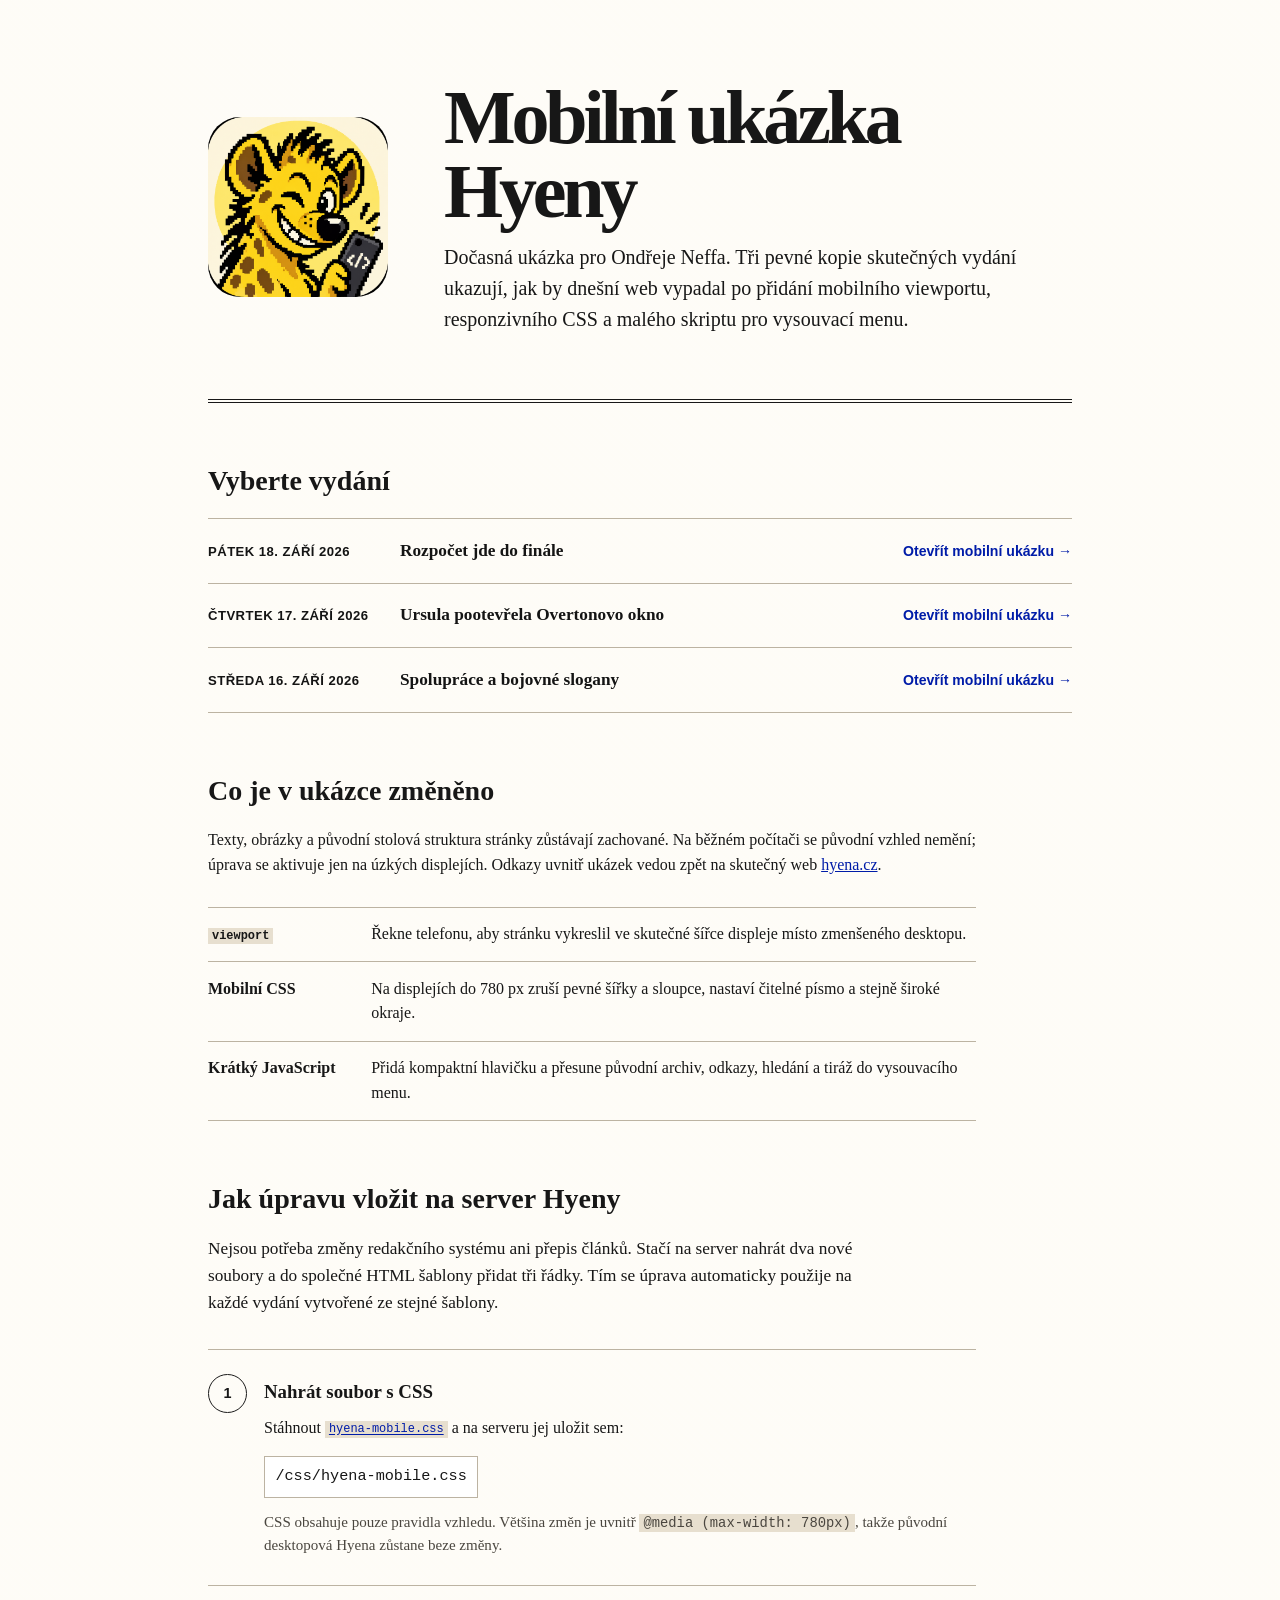
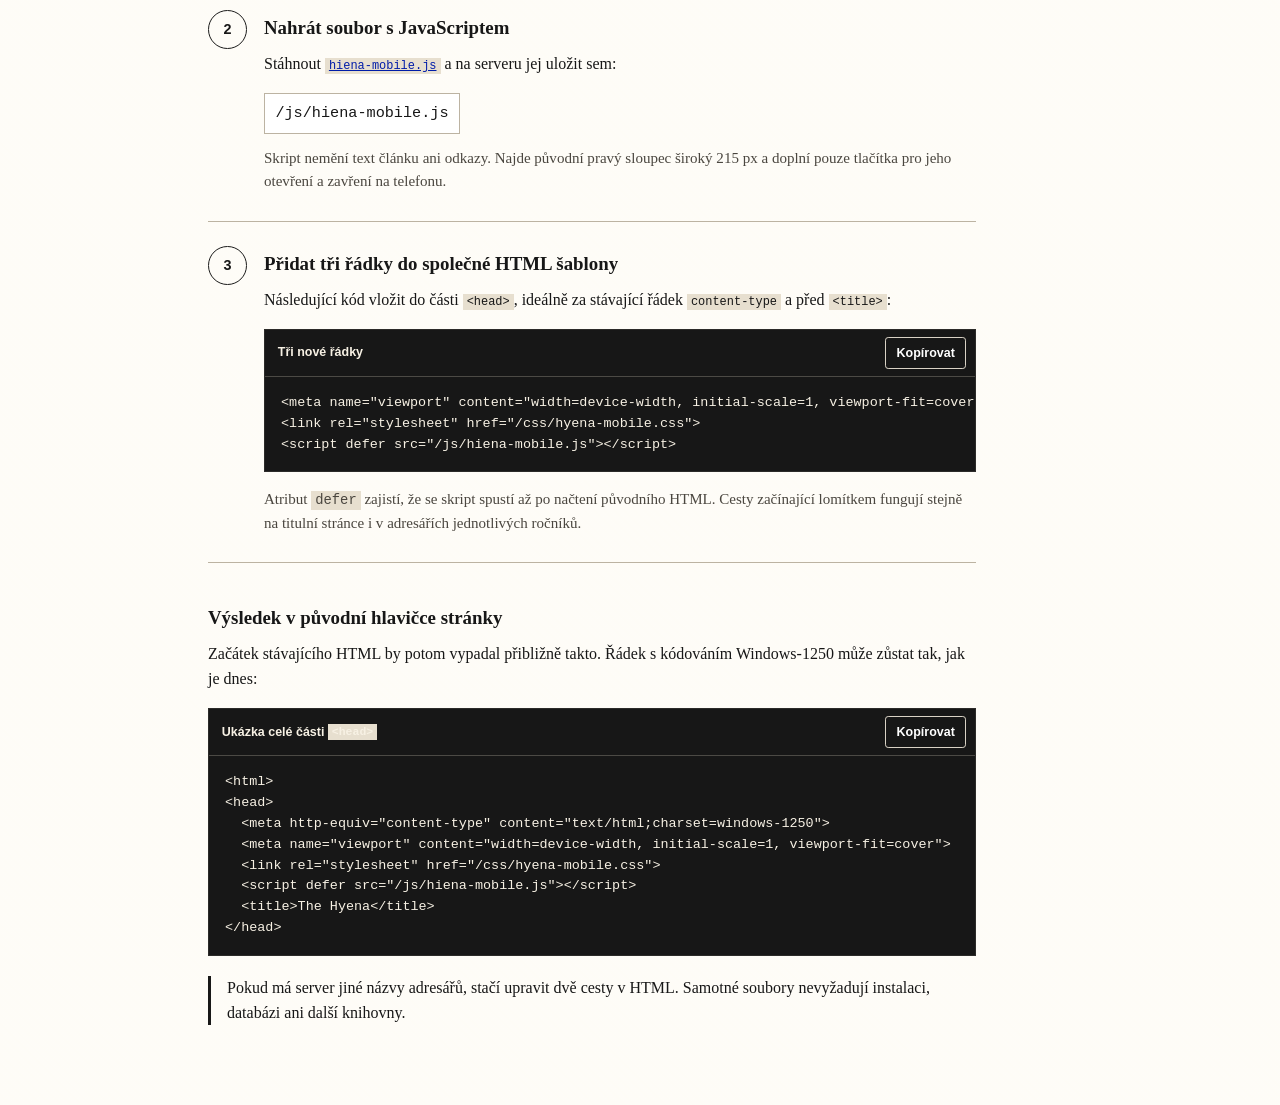
<file: index.html>
<!doctype html>
<html lang="cs">
  <head>
    <meta charset="utf-8">
    <meta name="viewport" content="width=device-width, initial-scale=1">
    <meta name="robots" content="noindex, nofollow">
    <title>Hiena — mobilní ukázka Hyeny</title>
    <link rel="icon" href="assets/hiena-icon.png">
    <link rel="stylesheet" href="pages.css">
    <script defer src="pages.js"></script>
  </head>
  <body>
    <main>
      <header class="intro">
        <img src="assets/hiena.png" width="180" height="180" alt="Hiena s programátorskou značkou">
        <div>
          <h1>Mobilní ukázka Hyeny</h1>
          <p class="lead">
            Dočasná ukázka pro Ondřeje Neffa. Tři pevné kopie skutečných vydání
            ukazují, jak by dnešní web vypadal po přidání mobilního viewportu,
            responzivního CSS a malého skriptu pro vysouvací menu.
          </p>
        </div>
      </header>

      <section aria-labelledby="editions-heading">
        <h2 id="editions-heading">Vyberte vydání</h2>
        <nav class="editions" aria-label="Ukázková vydání Hyeny">
          <a href="demo/260918.html">
            <time datetime="2026-09-18">Pátek 18. září 2026</time>
            <strong>Rozpočet jde do finále</strong>
            <span>Otevřít mobilní ukázku <span aria-hidden="true">→</span></span>
          </a>
          <a href="demo/260917.html">
            <time datetime="2026-09-17">Čtvrtek 17. září 2026</time>
            <strong>Ursula pootevřela Overtonovo okno</strong>
            <span>Otevřít mobilní ukázku <span aria-hidden="true">→</span></span>
          </a>
          <a href="demo/260916.html">
            <time datetime="2026-09-16">Středa 16. září 2026</time>
            <strong>Spolupráce a bojovné slogany</strong>
            <span>Otevřít mobilní ukázku <span aria-hidden="true">→</span></span>
          </a>
        </nav>
      </section>

      <section class="explanation" aria-labelledby="how-heading">
        <h2 id="how-heading">Co je v ukázce změněno</h2>
        <p>
          Texty, obrázky a původní stolová struktura stránky zůstávají zachované.
          Na běžném počítači se původní vzhled nemění; úprava se aktivuje jen na
          úzkých displejích. Odkazy uvnitř ukázek vedou zpět na skutečný web
          <a href="https://hyena.cz/">hyena.cz</a>.
        </p>
        <dl class="change-summary">
          <div>
            <dt><code>viewport</code></dt>
            <dd>Řekne telefonu, aby stránku vykreslil ve skutečné šířce displeje místo zmenšeného desktopu.</dd>
          </div>
          <div>
            <dt>Mobilní CSS</dt>
            <dd>Na displejích do 780 px zruší pevné šířky a sloupce, nastaví čitelné písmo a stejně široké okraje.</dd>
          </div>
          <div>
            <dt>Krátký JavaScript</dt>
            <dd>Přidá kompaktní hlavičku a přesune původní archiv, odkazy, hledání a tiráž do vysouvacího menu.</dd>
          </div>
        </dl>
      </section>

      <section class="install-guide" aria-labelledby="install-heading">
        <h2 id="install-heading">Jak úpravu vložit na server Hyeny</h2>
        <p class="section-intro">
          Nejsou potřeba změny redakčního systému ani přepis článků. Stačí na
          server nahrát dva nové soubory a do společné HTML šablony přidat tři
          řádky. Tím se úprava automaticky použije na každé vydání vytvořené ze
          stejné šablony.
        </p>

        <ol class="install-steps">
          <li>
            <h3>Nahrát soubor s CSS</h3>
            <p>
              Stáhnout <a href="web/hyena-mobile.css" download><code>hyena-mobile.css</code></a>
              a na serveru jej uložit sem:
            </p>
            <p class="server-path"><code>/css/hyena-mobile.css</code></p>
            <p class="note">
              CSS obsahuje pouze pravidla vzhledu. Většina změn je uvnitř
              <code>@media (max-width: 780px)</code>, takže původní desktopová
              Hyena zůstane beze změny.
            </p>
          </li>
          <li>
            <h3>Nahrát soubor s JavaScriptem</h3>
            <p>
              Stáhnout <a href="web/hiena-mobile.js" download><code>hiena-mobile.js</code></a>
              a na serveru jej uložit sem:
            </p>
            <p class="server-path"><code>/js/hiena-mobile.js</code></p>
            <p class="note">
              Skript nemění text článku ani odkazy. Najde původní pravý sloupec
              široký 215 px a doplní pouze tlačítka pro jeho otevření a zavření
              na telefonu.
            </p>
          </li>
          <li>
            <h3>Přidat tři řádky do společné HTML šablony</h3>
            <p>
              Následující kód vložit do části <code>&lt;head&gt;</code>, ideálně za
              stávající řádek <code>content-type</code> a před
              <code>&lt;title&gt;</code>:
            </p>
            <div class="code-box">
              <div class="code-toolbar">
                <span>Tři nové řádky</span>
                <button type="button" data-copy-target="head-snippet">Kopírovat</button>
              </div>
              <pre><code id="head-snippet">&lt;meta name="viewport" content="width=device-width, initial-scale=1, viewport-fit=cover"&gt;
&lt;link rel="stylesheet" href="/css/hyena-mobile.css"&gt;
&lt;script defer src="/js/hiena-mobile.js"&gt;&lt;/script&gt;</code></pre>
            </div>
            <p class="note">
              Atribut <code>defer</code> zajistí, že se skript spustí až po
              načtení původního HTML. Cesty začínající lomítkem fungují stejně
              na titulní stránce i v adresářích jednotlivých ročníků.
            </p>
          </li>
        </ol>

        <h3>Výsledek v původní hlavičce stránky</h3>
        <p>
          Začátek stávajícího HTML by potom vypadal přibližně takto. Řádek s
          kódováním Windows-1250 může zůstat tak, jak je dnes:
        </p>
        <div class="code-box">
          <div class="code-toolbar">
            <span>Ukázka celé části <code>&lt;head&gt;</code></span>
            <button type="button" data-copy-target="full-head-snippet">Kopírovat</button>
          </div>
          <pre><code id="full-head-snippet">&lt;html&gt;
&lt;head&gt;
  &lt;meta http-equiv="content-type" content="text/html;charset=windows-1250"&gt;
  &lt;meta name="viewport" content="width=device-width, initial-scale=1, viewport-fit=cover"&gt;
  &lt;link rel="stylesheet" href="/css/hyena-mobile.css"&gt;
  &lt;script defer src="/js/hiena-mobile.js"&gt;&lt;/script&gt;
  &lt;title&gt;The Hyena&lt;/title&gt;
&lt;/head&gt;</code></pre>
        </div>

        <p class="final-note">
          Pokud má server jiné názvy adresářů, stačí upravit dvě cesty v HTML.
          Samotné soubory nevyžadují instalaci, databázi ani další knihovny.
        </p>
      </section>
    </main>
  </body>
</html>
</file>
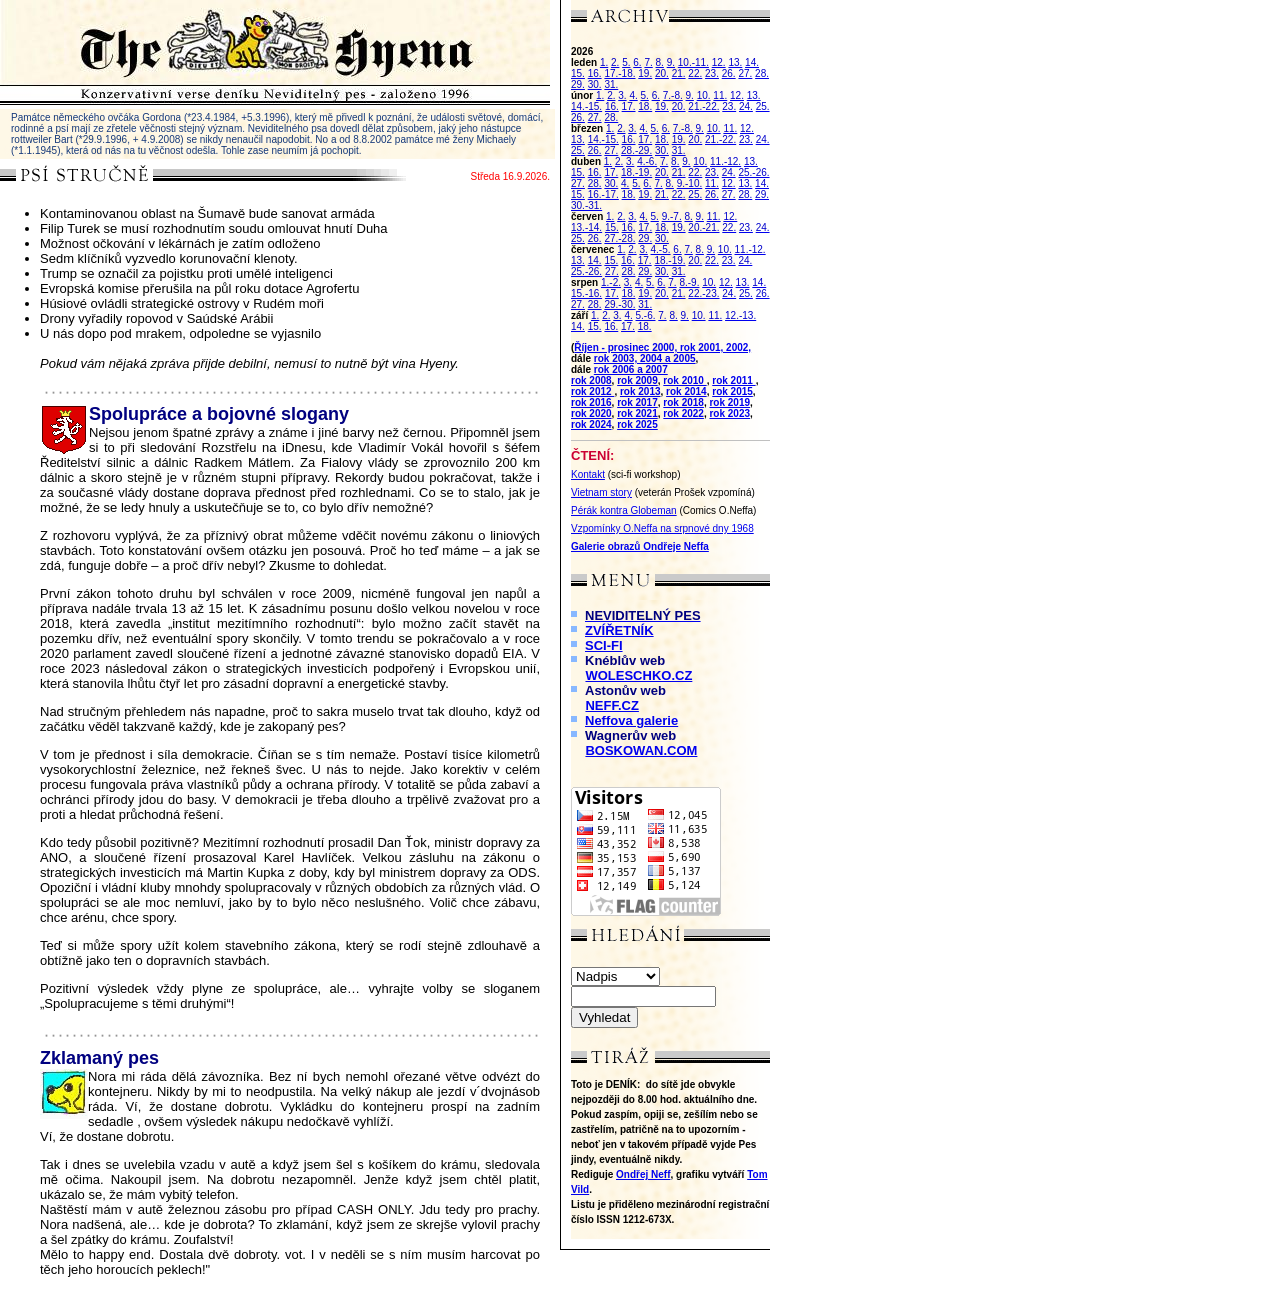
<file: demo/260916.html>
<!-- xxxxxxxxxxxxxxxxxxxx template pro výrobu Hyeny Times xxxxxxxxxxxxxxxxxxxx -->
 <!DOCTYPE HTML PUBLIC "-//W3C//DTD HTML 5.0 Transitional//CZ">
<html><head>
    <meta name="viewport" content="width=device-width, initial-scale=1, viewport-fit=cover">
    <meta name="robots" content="noindex, nofollow">
    <link rel="stylesheet" href="./hyena-mobile.css">
    <script defer src="./hiena-mobile.js"></script>
    <meta charset="utf-8">
<title>The Hyena — mobilní ukázka</title>
</head>
<body bgcolor="White" marginheight="0" marginwidth="0" leftmargin="0" topmargin="0">

<table width="770" border="0" cellspacing="0" cellpadding="0"><tr>
<!-- <td>&nbsp;&nbsp;&nbsp;&nbsp;</td> -->
<td><table width="215" border="0" cellspacing="0" cellpadding="0" align="right"><tr><td width="230"><img src="./assets/site/54a2b65595-ssp-shim.gif" width="5" height="1" hspace="0" vspace="0" border="0" align="left" alt=""></td><td bgcolor="#000000"><img src="./assets/site/54a2b65595-ssp-shim.gif" width="1" height="1" hspace="0" vspace="0" border="0" align="left" alt=""></td><td><td><img src="./assets/site/54a2b65595-ssp-shim.gif" width="5" height="1" hspace="0" vspace="0" border="0" align="left" alt=""></td><td bgcolor="#ffffff"><img src="./assets/site/54a2b65595-ssp-shim.gif" width="5" height="1" hspace="0" vspace="0" border="0" align="left" alt=""></td></td><td bgcolor="#DDDDDD" background="./assets/site/ad7d2750df-fp_bg_right7.gif"><font face="Arial" size="-1">

 <img src="./assets/site/8b7fd8e6c9-hyena_right_archiv.gif" width="199" height="32" hspace="0" vspace="0" border="0" alt="">
<br clear=left>

<!-- zde zacina archiv -->

<font face="Arial" size="-2">





<p><b>2026</b>
<br><b>leden</b>
<a href="https://hyena.cz/25/12/251231pes.html"><font color="#0000CC">1.</font></a>
<a href="https://hyena.cz/26/01/260102pes.html"><font color="#0000CC">2.</font></a>
<a href="https://hyena.cz/26/01/260105pes.html"><font color="#0000CC">5.</font></a>
<a href="https://hyena.cz/26/01/260106pes.html"><font color="#0000CC">6.</font></a>
<a href="https://hyena.cz/26/01/260107pes.html"><font color="#0000CC">7.</font></a>
<a href="https://hyena.cz/26/01/260108pes.html"><font color="#0000CC">8.</font></a>
<a href="https://hyena.cz/26/01/260109pes.html"><font color="#0000CC">9.</font></a>
<a href="https://hyena.cz/26/01/260110pes.html"><font color="#0000CC">10.-11.</font></a>
<a href="https://hyena.cz/26/01/260112pes.html"><font color="#0000CC">12.</font></a>
<a href="https://hyena.cz/26/01/260113pes.html"><font color="#0000CC">13.</font></a>
<a href="https://hyena.cz/26/01/260114pes.html"><font color="#0000CC">14.</font></a>
<a href="https://hyena.cz/26/01/260115pes.html"><font color="#0000CC">15.</font></a>
<a href="https://hyena.cz/26/01/260116pes.html"><font color="#0000CC">16.</font></a>
<a href="https://hyena.cz/26/01/260117pes.html"><font color="#0000CC">17.-18.</font></a>
<a href="https://hyena.cz/26/01/260119pes.html"><font color="#0000CC">19.</font></a>
<a href="https://hyena.cz/26/01/260120pes.html"><font color="#0000CC">20.</font></a>
<a href="https://hyena.cz/26/01/260121pes.html"><font color="#0000CC">21.</font></a>
<a href="https://hyena.cz/26/01/260122pes.html"><font color="#0000CC">22.</font></a>
<a href="https://hyena.cz/26/01/260123pes.html"><font color="#0000CC">23.</font></a>
<a href="https://hyena.cz/26/01/260126pes.html"><font color="#0000CC">26.</font></a>
<a href="https://hyena.cz/26/01/260127pes.html"><font color="#0000CC">27.</font></a>
<a href="https://hyena.cz/26/01/260128pes.html"><font color="#0000CC">28.</font></a>
<a href="https://hyena.cz/26/01/260129pes.html"><font color="#0000CC">29.</font></a>
<a href="https://hyena.cz/26/01/260130pes.html"><font color="#0000CC">30.</font></a>
<a href="https://hyena.cz/26/01/260131pes.html"><font color="#0000CC">31.</font></a>
<br><b>únor</b>
<a href="https://hyena.cz/26/01/260131pes.html"><font color="#0000CC">1.</font></a>
<a href="https://hyena.cz/26/02/260202pes.html"><font color="#0000CC">2.</font></a>
<a href="https://hyena.cz/26/02/260203pes.html"><font color="#0000CC">3.</font></a>
<a href="https://hyena.cz/26/02/260204pes.html"><font color="#0000CC">4.</font></a>
<a href="https://hyena.cz/26/02/260205pes.html"><font color="#0000CC">5.</font></a>
<a href="https://hyena.cz/26/02/260206pes.html"><font color="#0000CC">6.</font></a>
<a href="https://hyena.cz/26/02/260207pes.html"><font color="#0000CC">7.-8.</font></a>
<a href="https://hyena.cz/26/02/260209pes.html"><font color="#0000CC">9.</font></a>
<a href="https://hyena.cz/26/02/260210pes.html"><font color="#0000CC">10.</font></a>
<a href="https://hyena.cz/26/02/260211pes.html"><font color="#0000CC">11.</font></a>
<a href="https://hyena.cz/26/02/260212pes.html"><font color="#0000CC">12.</font></a>
<a href="https://hyena.cz/26/02/260213pes.html"><font color="#0000CC">13.</font></a>
<a href="https://hyena.cz/26/02/260214pes.html"><font color="#0000CC">14.-15.</font></a>
<a href="https://hyena.cz/26/02/260216pes.html"><font color="#0000CC">16.</font></a>
<a href="https://hyena.cz/26/02/260217pes.html"><font color="#0000CC">17.</font></a>
<a href="https://hyena.cz/26/02/260218pes.html"><font color="#0000CC">18.</font></a>
<a href="https://hyena.cz/26/02/260219pes.html"><font color="#0000CC">19.</font></a>
<a href="https://hyena.cz/26/02/260220pes.html"><font color="#0000CC">20.</font></a>
<a href="https://hyena.cz/26/02/260221pes.html"><font color="#0000CC">21.-22.</font></a>
<a href="https://hyena.cz/26/02/260223pes.html"><font color="#0000CC">23.</font></a>
<a href="https://hyena.cz/26/02/260224pes.html"><font color="#0000CC">24.</font></a>
<a href="https://hyena.cz/26/02/260225pes.html"><font color="#0000CC">25.</font></a>
<a href="https://hyena.cz/26/02/260226pes.html"><font color="#0000CC">26.</font></a>
<a href="https://hyena.cz/26/02/260227pes.html"><font color="#0000CC">27.</font></a>
<a href="https://hyena.cz/26/02/260227pes.html"><font color="#0000CC">28.</font></a>
<br><b>březen</b>
<a href="https://hyena.cz/26/02/260227pes.html"><font color="#0000CC">1.</font></a>
<a href="https://hyena.cz/26/03/260302pes.html"><font color="#0000CC">2.</font></a>
<a href="https://hyena.cz/26/03/260303pes.html"><font color="#0000CC">3.</font></a>
<a href="https://hyena.cz/26/03/260304pes.html"><font color="#0000CC">4.</font></a>
<a href="https://hyena.cz/26/03/260305pes.html"><font color="#0000CC">5.</font></a>
<a href="https://hyena.cz/26/03/260306pes.html"><font color="#0000CC">6.</font></a>
<a href="https://hyena.cz/26/03/260307pes.html"><font color="#0000CC">7.-8.</font></a>
<a href="https://hyena.cz/26/03/260309pes.html"><font color="#0000CC">9.</font></a>
<a href="https://hyena.cz/26/03/260310pes.html"><font color="#0000CC">10.</font></a>
<a href="https://hyena.cz/26/03/260311pes.html"><font color="#0000CC">11.</font></a>
<a href="https://hyena.cz/26/03/260312pes.html"><font color="#0000CC">12.</font></a>
<a href="https://hyena.cz/26/03/260313pes.html"><font color="#0000CC">13.</font></a>
<a href="https://hyena.cz/26/03/260314pes.html"><font color="#0000CC">14.-15.</font></a>
<a href="https://hyena.cz/26/03/260316pes.html"><font color="#0000CC">16.</font></a>
<a href="https://hyena.cz/26/03/260317pes.html"><font color="#0000CC">17.</font></a>
<a href="https://hyena.cz/26/03/260318pes.html"><font color="#0000CC">18.</font></a>
<a href="https://hyena.cz/26/03/260319pes.html"><font color="#0000CC">19.</font></a>
<a href="https://hyena.cz/26/03/260320pes.html"><font color="#0000CC">20.</font></a>
<a href="https://hyena.cz/26/03/260321pes.html"><font color="#0000CC">21.-22.</font></a>
<a href="https://hyena.cz/26/03/260323pes.html"><font color="#0000CC">23.</font></a>
<a href="https://hyena.cz/26/03/260324pes.html"><font color="#0000CC">24.</font></a>
<a href="https://hyena.cz/26/03/260325pes.html"><font color="#0000CC">25.</font></a>
<a href="https://hyena.cz/26/03/260326pes.html"><font color="#0000CC">26.</font></a>
<a href="https://hyena.cz/26/03/260327pes.html"><font color="#0000CC">27.</font></a>
<a href="https://hyena.cz/26/03/260328pes.html"><font color="#0000CC">28.-29.</font></a>
<a href="https://hyena.cz/26/03/260330pes.html"><font color="#0000CC">30.</font></a>
<a href="https://hyena.cz/26/03/260331pes.html"><font color="#0000CC">31.</font></a>
<br><b>duben</b>
<a href="https://hyena.cz/26/04/260401pes.html"><font color="#0000CC">1.</font></a>
<a href="https://hyena.cz/26/04/260402pes.html"><font color="#0000CC">2.</font></a>
<a href="https://hyena.cz/26/04/260403pes.html"><font color="#0000CC">3.</font></a>
<a href="https://hyena.cz/26/04/260404pes.html"><font color="#0000CC">4.-6.</font></a>
<a href="https://hyena.cz/26/04/260407pes.html"><font color="#0000CC">7.</font></a>
<a href="https://hyena.cz/26/04/260408pes.html"><font color="#0000CC">8.</font></a>
<a href="https://hyena.cz/26/04/260409pes.html"><font color="#0000CC">9.</font></a>
<a href="https://hyena.cz/26/04/260410pes.html"><font color="#0000CC">10.</font></a>
<a href="https://hyena.cz/26/04/260411pes.html"><font color="#0000CC">11.-12.</font></a>
<a href="https://hyena.cz/26/04/260413pes.html"><font color="#0000CC">13.</font></a>
<a href="https://hyena.cz/26/04/260415pes.html"><font color="#0000CC">15.</font></a>
<a href="https://hyena.cz/26/04/260416pes.html"><font color="#0000CC">16.</font></a>
<a href="https://hyena.cz/26/04/260417pes.html"><font color="#0000CC">17.</font></a>
<a href="https://hyena.cz/26/04/260418pes.html"><font color="#0000CC">18.-19.</font></a>
<a href="https://hyena.cz/26/04/260420pes.html"><font color="#0000CC">20.</font></a>
<a href="https://hyena.cz/26/04/260421pes.html"><font color="#0000CC">21.</font></a>
<a href="https://hyena.cz/26/04/260422pes.html"><font color="#0000CC">22.</font></a>
<a href="https://hyena.cz/26/04/260423pes.html"><font color="#0000CC">23.</font></a>
<a href="https://hyena.cz/26/04/260424pes.html"><font color="#0000CC">24.</font></a>
<a href="https://hyena.cz/26/04/260425pes.html"><font color="#0000CC">25.-26.</font></a>
<a href="https://hyena.cz/26/04/260427pes.html"><font color="#0000CC">27.</font></a>
<a href="https://hyena.cz/26/04/260428pes.html"><font color="#0000CC">28.</font></a>
<a href="https://hyena.cz/26/04/260430pes.html"><font color="#0000CC">30.</font></a>
<a href="https://hyena.cz/26/05/260504pes.html"><font color="#0000CC">4.</font></a>
<a href="https://hyena.cz/26/05/260505pes.html"><font color="#0000CC">5.</font></a>
<a href="https://hyena.cz/26/05/260506pes.html"><font color="#0000CC">6.</font></a>
<a href="https://hyena.cz/26/05/260507pes.html"><font color="#0000CC">7.</font></a>
<a href="https://hyena.cz/26/05/260508pes.html"><font color="#0000CC">8.</font></a>
<a href="https://hyena.cz/26/05/260509pes.html"><font color="#0000CC">9.-10.</font></a>
<a href="https://hyena.cz/26/05/260511pes.html"><font color="#0000CC">11.</font></a>
<a href="https://hyena.cz/26/05/260512pes.html"><font color="#0000CC">12.</font></a>
<a href="https://hyena.cz/26/05/260513pes.html"><font color="#0000CC">13.</font></a>
<a href="https://hyena.cz/26/05/260514pes.html"><font color="#0000CC">14.</font></a>
<a href="https://hyena.cz/26/05/260515pes.html"><font color="#0000CC">15.</font></a>
<a href="https://hyena.cz/26/05/260516pes.html"><font color="#0000CC">16.-17.</font></a>
<a href="https://hyena.cz/26/05/260518pes.html"><font color="#0000CC">18.</font></a>
<a href="https://hyena.cz/26/05/260519pes.html"><font color="#0000CC">19.</font></a>
<a href="https://hyena.cz/26/05/260521pes.html"><font color="#0000CC">21.</font></a>
<a href="https://hyena.cz/26/05/260522pes.html"><font color="#0000CC">22.</font></a>
<a href="https://hyena.cz/26/05/260525pes.html"><font color="#0000CC">25.</font></a>
<a href="https://hyena.cz/26/05/260526pes.html"><font color="#0000CC">26.</font></a>
<a href="https://hyena.cz/26/05/260527pes.html"><font color="#0000CC">27.</font></a>
<a href="https://hyena.cz/26/05/260528pes.html"><font color="#0000CC">28.</font></a>
<a href="https://hyena.cz/26/05/260529pes.html"><font color="#0000CC">29.</font></a>
<a href="https://hyena.cz/26/05/260530pes.html"><font color="#0000CC">30.-31.</font></a>

<br><b>červen</b>
<a href="https://hyena.cz/26/06/260601pes.html"><font color="#0000CC">1.</font></a>
<a href="https://hyena.cz/26/06/260602pes.html"><font color="#0000CC">2.</font></a>
<a href="https://hyena.cz/26/06/260603pes.html"><font color="#0000CC">3.</font></a>
<a href="https://hyena.cz/26/06/260604pes.html"><font color="#0000CC">4.</font></a>
<a href="https://hyena.cz/26/06/260605pes.html"><font color="#0000CC">5.</font></a>
<a href="https://hyena.cz/26/06/260606pes.html"><font color="#0000CC">9.-7.</font></a>
<a href="https://hyena.cz/26/06/260608pes.html"><font color="#0000CC">8.</font></a>
<a href="https://hyena.cz/26/06/260609pes.html"><font color="#0000CC">9.</font></a>
<a href="https://hyena.cz/26/06/260611pes.html"><font color="#0000CC">11.</font></a>
<a href="https://hyena.cz/26/06/260612pes.html"><font color="#0000CC">12.</font></a>
<a href="https://hyena.cz/26/06/260613pes.html"><font color="#0000CC">13.-14.</font></a>
<a href="https://hyena.cz/26/06/260615pes.html"><font color="#0000CC">15.</font></a>
<a href="https://hyena.cz/26/06/260616pes.html"><font color="#0000CC">16.</font></a>
<a href="https://hyena.cz/26/06/260617pes.html"><font color="#0000CC">17.</font></a>
<a href="https://hyena.cz/26/06/260618pes.html"><font color="#0000CC">18.</font></a>
<a href="https://hyena.cz/26/06/260619pes.html"><font color="#0000CC">19.</font></a>
<a href="https://hyena.cz/26/06/260620pes.html"><font color="#0000CC">20.-21.</font></a>
<a href="https://hyena.cz/26/06/260622pes.html"><font color="#0000CC">22.</font></a>
<a href="https://hyena.cz/26/06/260623pes.html"><font color="#0000CC">23.</font></a>
<a href="https://hyena.cz/26/06/260624pes.html"><font color="#0000CC">24.</font></a>
<a href="https://hyena.cz/26/06/260625pes.html"><font color="#0000CC">25.</font></a>
<a href="https://hyena.cz/26/06/260626pes.html"><font color="#0000CC">26.</font></a>
<a href="https://hyena.cz/26/06/260627pes.html"><font color="#0000CC">27.-28.</font></a>
<a href="https://hyena.cz/26/06/260629pes.html"><font color="#0000CC">29.</font></a>
<a href="https://hyena.cz/26/06/260630pes.html"><font color="#0000CC">30.</font></a>
<br><b>červenec</b>
<a href="https://hyena.cz/26/07/260701pes.html"><font color="#0000CC">1.</font></a>
<a href="https://hyena.cz/26/07/260702pes.html"><font color="#0000CC">2.</font></a>
<a href="https://hyena.cz/26/07/260703pes.html"><font color="#0000CC">3.</font></a>
<a href="https://hyena.cz/26/07/260704pes.html"><font color="#0000CC">4.-5.</font></a>
<a href="https://hyena.cz/26/07/260706pes.html"><font color="#0000CC">6.</font></a>
<a href="https://hyena.cz/26/07/260707pes.html"><font color="#0000CC">7.</font></a>
<a href="https://hyena.cz/26/07/260708pes.html"><font color="#0000CC">8.</font></a>
<a href="https://hyena.cz/26/07/260709pes.html"><font color="#0000CC">9.</font></a>
<a href="https://hyena.cz/26/07/260710pes.html"><font color="#0000CC">10.</font></a>
<a href="https://hyena.cz/26/07/260711pes.html"><font color="#0000CC">11.-12.</font></a>
<a href="https://hyena.cz/26/07/260713pes.html"><font color="#0000CC">13.</font></a>
<a href="https://hyena.cz/26/07/260714pes.html"><font color="#0000CC">14.</font></a>
<a href="https://hyena.cz/26/07/260715pes.html"><font color="#0000CC">15.</font></a>
<a href="https://hyena.cz/26/07/260716pes.html"><font color="#0000CC">16.</font></a>
<a href="https://hyena.cz/26/07/260717pes.html"><font color="#0000CC">17.</font></a>
<a href="https://hyena.cz/26/07/260718pes.html"><font color="#0000CC">18.-19.</font></a>
<a href="https://hyena.cz/26/07/260720pes.html"><font color="#0000CC">20.</font></a>
<a href="https://hyena.cz/26/07/260722pes.html"><font color="#0000CC">22.</font></a>
<a href="https://hyena.cz/26/07/260723pes.html"><font color="#0000CC">23.</font></a>
<a href="https://hyena.cz/26/07/260724pes.html"><font color="#0000CC">24.</font></a>
<a href="https://hyena.cz/26/07/260725pes.html"><font color="#0000CC">25.-26.</font></a>
<a href="https://hyena.cz/26/07/260727pes.html"><font color="#0000CC">27.</font></a>
<a href="https://hyena.cz/26/07/260728pes.html"><font color="#0000CC">28.</font></a>
<a href="https://hyena.cz/26/07/260729pes.html"><font color="#0000CC">29.</font></a>
<a href="https://hyena.cz/26/07/260730pes.html"><font color="#0000CC">30.</font></a>
<a href="https://hyena.cz/26/07/260731pes.html"><font color="#0000CC">31.</font></a>
<br><b>srpen</b>
<a href="https://hyena.cz/26/08/260801pes.html"><font color="#0000CC">1.-2.</font></a>
<a href="https://hyena.cz/26/08/260803pes.html"><font color="#0000CC">3.</font></a>
<a href="https://hyena.cz/26/08/260804pes.html"><font color="#0000CC">4.</font></a>
<a href="https://hyena.cz/26/08/260805pes.html"><font color="#0000CC">5.</font></a>
<a href="https://hyena.cz/26/08/260806pes.html"><font color="#0000CC">6.</font></a>
<a href="https://hyena.cz/26/08/260807pes.html"><font color="#0000CC">7.</font></a>
<a href="https://hyena.cz/26/08/260808pes.html"><font color="#0000CC">8.-9.</font></a>
<a href="https://hyena.cz/26/08/260810pes.html"><font color="#0000CC">10.</font></a>
<a href="https://hyena.cz/26/08/260812pes.html"><font color="#0000CC">12.</font></a>
<a href="https://hyena.cz/26/08/260813pes.html"><font color="#0000CC">13.</font></a>
<a href="https://hyena.cz/26/08/260814pes.html"><font color="#0000CC">14.</font></a>
<a href="https://hyena.cz/26/08/260815pes.html"><font color="#0000CC">15.-16.</font></a>
<a href="https://hyena.cz/26/08/260817pes.html"><font color="#0000CC">17.</font></a>
<a href="https://hyena.cz/26/08/260818pes.html"><font color="#0000CC">18.</font></a>
<a href="https://hyena.cz/26/08/260819pes.html"><font color="#0000CC">19.</font></a>
<a href="https://hyena.cz/26/08/260820pes.html"><font color="#0000CC">20.</font></a>
<a href="https://hyena.cz/26/08/260821pes.html"><font color="#0000CC">21.</font></a>
<a href="https://hyena.cz/26/08/260822pes.html"><font color="#0000CC">22.-23.</font></a>
<a href="https://hyena.cz/26/08/260824pes.html"><font color="#0000CC">24.</font></a>
<a href="https://hyena.cz/26/08/260825pes.html"><font color="#0000CC">25.</font></a>
<a href="https://hyena.cz/26/08/260826pes.html"><font color="#0000CC">26.</font></a>
<a href="https://hyena.cz/26/08/260827pes.html"><font color="#0000CC">27.</font></a>
<a href="https://hyena.cz/26/08/260828pes.html"><font color="#0000CC">28.</font></a>
<a href="https://hyena.cz/26/08/260829pes.html"><font color="#0000CC">29.-30.</font></a>
<a href="https://hyena.cz/26/08/260831pes.html"><font color="#0000CC">31.</font></a>
<br><b>září</b>
<a href="https://hyena.cz/26/09/260901pes.html"><font color="#0000CC">1.</font></a>
<a href="https://hyena.cz/26/09/260902pes.html"><font color="#0000CC">2.</font></a>
<a href="https://hyena.cz/26/09/260903pes.html"><font color="#0000CC">3.</font></a>
<a href="https://hyena.cz/26/09/260904pes.html"><font color="#0000CC">4.</font></a>
<a href="https://hyena.cz/26/09/260905pes.html"><font color="#0000CC">5.-6.</font></a>
<a href="https://hyena.cz/26/09/260907pes.html"><font color="#0000CC">7.</font></a>
<a href="https://hyena.cz/26/09/260908pes.html"><font color="#0000CC">8.</font></a>
<a href="https://hyena.cz/26/09/260909pes.html"><font color="#0000CC">9.</font></a>
<a href="https://hyena.cz/26/09/260910pes.html"><font color="#0000CC">10.</font></a>
<a href="https://hyena.cz/26/09/260911pes.html"><font color="#0000CC">11.</font></a>
<a href="https://hyena.cz/26/09/260912pes.html"><font color="#0000CC">12.-13.</font></a>
<a href="https://hyena.cz/26/09/260914pes.html"><font color="#0000CC">14.</font></a>
<a href="https://hyena.cz/26/09/260915pes.html"><font color="#0000CC">15.</font></a>
<a href="https://hyena.cz/26/09/260916pes.html"><font color="#0000CC">16.</font></a>
<a href="https://hyena.cz/26/09/260917pes.html"><font color="#0000CC">17.</font></a>
<a href="https://hyena.cz/26/09/260918pes.html"><font color="#0000CC">18.</font></a>


 <p>
<b>(<a href="https://hyena.cz/archiv.html" target="_blank">Říjen - prosinec 2000, rok 2001, 2002, </a> dále <a href="https://hyena.cz/archiv1.html" target="_blank">rok 2003,  2004 a 2005</a>,<br>
dále <a href="https://hyena.cz/archiv2.html" target="_blank">rok 2006 a 2007</a>
<br> <a href="https://hyena.cz/archiv3.html" target="_blank">rok 2008</a>,  <a href="https://hyena.cz/archiv4.html" target="_blank">rok 2009</a>,  <a href="https://hyena.cz/archiv5.html" target="_blank">rok 2010 </a>, <a href="https://hyena.cz/archiv6.htm" target="_blank">rok 2011 </a>, <a href="https://hyena.cz/archiv7.htm" target="_blank">rok 2012 </a>,  <a href="https://hyena.cz/archiv8.htm" target="_blank">rok 2013</a>, <a href="https://hyena.cz/archiv9.htm" target="_blank">rok 2014</a>, <a href="https://hyena.cz/archiv10.htm" target="_blank">rok 2015</a>, <a href="https://hyena.cz/archiv11.htm" target="_blank" target="_blank">rok 2016</a>, <a href="https://hyena.cz/inc/archiv12.htm" target="_blank" target="_blank">rok 2017</a>,  <a href="https://hyena.cz/inc/archiv13.htm" target="_blank">rok 2018</a>,  <a href="https://hyena.cz/inc/archiv14.htm" target="_blank">rok 2019</a>,  <a href="https://hyena.cz/inc/archiv15.htm" target="_blank">rok 2020</a>, <a href="https://hyena.cz/inc/archiv16.htm" target="_blank">rok 2021</a>, <a href="https://hyena.cz/inc/archiv17.htm" target="_blank">rok 2022</a>, <a href="https://hyena.cz/inc/archiv18.htm" target="_blank">rok 2023</a>, <a href="https://hyena.cz/inc/archiv19.htm" target="_blank">rok 2024</a>, <a href="https://hyena.cz/inc/archiv20.htm" target="_blank">rok 2025</a>

</b>
<hr size=1 color="silver" noshade>
<font color="#CC0033" size=-1><b>ČTENÍ:</b></font>
<br><a href="http://hyena.cz/cteni/kontakt/" target="_blank">Kontakt</a> (sci-fi workshop)
<!-- xxxxxxxxxxxxxxxxxxxxxxxxxxxxxxxxxxxxxxxxxxxxxxxxxxxxxxxxxxxxxx
<br><a href="http://hyena.cz/cteni/zlata/" target="_blank">Zlatá padesátá</a> (vzpomínky na dětství)-->
<br><a href="http://www.hyena.cz/cteni/vietnam/vietnam1.html" target="_blank">Vietnam story</a> (veterán Prošek vzpomíná)
<br><a href="http://www.hyena.cz/perak/" target="_blank">Pérák kontra Globeman</a> (Comics O.Neffa)
<br><a href="http://www.hyena.cz/dokumenty/okupace/okupace1.html" target="_blank">Vzpomínky O.Neffa na srpnové dny 1968</a>
<br><a href="http://neff.cz/galerie/galerie/" target="_blank"><b>Galerie obrazů Ondřeje Neffa</b></a>
<!-- zde konci archiv -->
 <p>
<img src="./assets/site/deab994a78-hyena_right_menu.gif" width="199" height="32" hspace="0" vspace="0" border="0" alt=""><br clear=all>
<font face="Arial" size="-1">
<!-- zde zacina menu -->
 <p><img src="./assets/site/4d9d99ae4b-fp_ctverecek.gif" width="14" height="10" hspace="0" vspace="0" border="0" align="left" alt="">
<b><a href="http://neviditelnypes.zpravy.cz/"><font color="#000080">NEVIDITELNÝ PES
<br><img src="./assets/site/4d9d99ae4b-fp_ctverecek.gif" width="14" height="10" hspace="0" vspace="0" border="0" align="left" alt=""><a href=""><a href="http://neviditelnypes.zpravy.cz/p_zviretnik.asp">ZVÍŘETNÍK</a>

<br><img src="./assets/site/4d9d99ae4b-fp_ctverecek.gif" width="14" height="10" hspace="0" vspace="0" border="0" align="left" alt=""><a href="http://neviditelnypes.zpravy.cz/p_scifi.asp">SCI-FI</a>
<br><img src="./assets/site/4d9d99ae4b-fp_ctverecek.gif" width="14" height="10" hspace="0" vspace="0" border="0" align="left" alt=""><b>Knéblův web
<br>&nbsp;&nbsp;&nbsp;&nbsp;<a href="http://www.woleschko.cz/" target="_blank">WOLESCHKO.CZ</a></b>
<br><img src="./assets/site/4d9d99ae4b-fp_ctverecek.gif" width="14" height="10" hspace="0" vspace="0" border="0" align="left" alt=""><b>Astonův web
<br>&nbsp;&nbsp;&nbsp;&nbsp;<a href="http://www.neff.cz/" target="_blank">NEFF.CZ</a></b>
<br><img src="./assets/site/4d9d99ae4b-fp_ctverecek.gif" width="14" height="10" hspace="0" vspace="0" border="0" align="left" alt=""><a href="http://www.neff.cz/galerie/webgalerie/"><b>Neffova galerie</b></a>
<br><img src="./assets/site/4d9d99ae4b-fp_ctverecek.gif" width="14" height="10" hspace="0" vspace="0" border="0" align="left" alt="">Wagnerův web
<br>&nbsp;&nbsp;&nbsp;&nbsp;<a href="http://www.boskowan.com/www/jirka" target="_blank">BOSKOWAN.COM</a>
<!-- <br><img src="./assets/site/4d9d99ae4b-fp_ctverecek.gif" width="14" height="10" hspace="0" vspace="0" border="0" align="left" alt="">Ondry Suchého web
<br>&nbsp;&nbsp;&nbsp;&nbsp;<a href="http://www.semanovice.cz/" target="_blank">ŠEMANOVICE</a>
<br><img src="./assets/site/4d9d99ae4b-fp_ctverecek.gif" width="14" height="10" hspace="0" vspace="0" border="0" align="left" alt="">Karla Pacnera web
<br>&nbsp;&nbsp;&nbsp;&nbsp;<a href="http://www.karelpacner.cz/" target="_blank">KARELPACNER.CZ</a>

<br><img src="./assets/site/4d9d99ae4b-fp_ctverecek.gif" width="14" height="10" hspace="0" vspace="0" border="0" align="left" alt="">Jiřího W. Procházky web
<br>&nbsp;&nbsp;&nbsp;&nbsp;<a href="http://www.jwp-prochazka.cz/" target="_blank">JWP</a>
 -->





<center><table><tr><td>

<SCRIPT language=JavaScript type=text/javascript>
function preber(obj){
var name = 'hledani';
var index = obj.hledej_podle.selectedIndex;
var u = 'result.php3?static=' + obj.statik.value + '&wid=' + obj.wid.value + '&hledej=' + obj.hledej.value + '&hledej_podle=' + obj.hledej_podle.options[index].value + '&datum=' + obj.datum.value;
if (obj.statik.value == '1') { ur = 'http://pes.internet.cz' + '/hledani/' + u; }
else { ur = u; }
window.open(ur,name,'width=500,height=500,location=no,toolbar=no,menubar=yes,scrollbars=no,directories=no')
}
</SCRIPT></td></tr></table>
</center>



<!-- zde konci menu --></font><p>

<!-- xxxxxxxxxxxxxxxxxxxxxxxxxxx  vlajcicky zacatek xxxxxxxxxxxxxxxxxxxxx -->

<a href="http://info.flagcounter.com/7cys"><img src="./assets/site/edff7475ba-flags_0.png" alt="Flag Counter" border="0"></a>
<!-- xxxxxxxxxxxxxxxxxxxxxxxxxxx  vlajcicky konec xxxxxxxxxxxxxxxxxxxxx -->


<img src="./assets/site/a7cedc384c-hyena_right_hledani.gif" width="199" height="32" hspace="0" vspace="0" border="0" alt=""><br clear=all>
<font face="Arial" size="-1"><!-- zde zacina hledani -->

<form name="form" action="https://hyena.cz/"><INPUT name=wid type=hidden value=1> <INPUT name=statik type=hidden value=1> <INPUT name=datum type=hidden value=970783200>
<SELECT name=hledej_podle> <OPTION selected value=nadpis>Nadpis<OPTION value=autor>Autor<OPTION value=clanek>Text clánku</OPTION></SELECT>
<INPUT maxLength=30 name=hledej size=16 WRAP="PHYSICAL">
<INPUT onclick=preber(document.form) type=button value=Vyhledat>
</FORM>

<!-- zde konci hledani --></font><p>

<font face="Arial" size="-2"><!-- zde zacina tiraz -->
<img src="./assets/site/a89616d368-hyena_right_tiraz.gif" width="199" height="32" hspace="0" vspace="0" border="0" alt=""><br clear=all>

<b>Toto je DENÍK:&nbsp;</b> <b>do sítě jde obvykle nejpozději do 8.00 hod. aktuálního dne. Pokud zaspím, opiji se, zešílím nebo se zastřelím, patričně na to upozorním - neboť jen v takovém případě vyjde Pes jindy, eventuálně nikdy.&nbsp;</b>
<br><b>Rediguje <a href="mailto:ondrejneff@gmail.com">Ondřej Neff</a>, grafiku vytváří <a href="mailto:tom@internet.cz">Tom Vild</a>.</b>
<br>Listu je přiděleno mezinárodní registrační číslo ISSN 1212-673X.

<!-- zde konci tiraz --></font><p>
<table width="100%" border="0" cellspacing="0" cellpadding="0"><tr><td bgcolor="#FFFFFF"><img src="./assets/site/54a2b65595-ssp-shim.gif" width="1" height="10" hspace="0" vspace="0" border="0" align="left" alt=""></td></tr></table>
</td></tr>
<tr><td></td><td height="1" colspan="5" bgcolor="#000000"><img src="./assets/site/54a2b65595-ssp-shim.gif" width="50" height="1" hspace="0" vspace="0" border="0" align="left" alt=""></td></tr>
</table>
<a href="http://hyena.cz/"><img src="./assets/site/f5d6252a38-hyena_titul4a.jpg" width="550" height="105" hspace="0" vspace="0" border="0" alt=""></a><!-- <br> -->
<font face="Arial" size="-2">

</font>


<font face="Arial" size="-1">
<!-- <img src="./assets/site/6623568a7f-hyena_left_strucne1.gif" width="199" height="32" hspace="0" vspace="0" border="0" alt=""><img src="./assets/site/df9f964f7c-hyena_left_gradient.gif" width="61" height="32" hspace="0" vspace="0" border="0" alt=""> -->
<font face="Arial" size="-2">
<table border="0" cellspacing="0" cellpadding="3" background="./assets/site/2aae08e45d-fp_bg_center3.gif"><tr><td><img src="./assets/site/54a2b65595-ssp-shim.gif" width="2" height="1" hspace="0" vspace="0" border="0" align="left" alt=""></td><td><font face="Arial" size="-2" color="#15397B">
Památce německého ovčáka Gordona (*23.4.1984, +5.3.1996), který mě přivedl k poznání, že události světové, domácí, rodinné a psí mají ze zřetele věčnosti stejný význam. Neviditelného psa dovedl dělat způsobem, jaký jeho nástupce rottweiler Bart (*29.9.1996, + 4.9.2008) se nikdy nenaučil napodobit. No a od 8.8.2002 památce mé ženy Michaely (*1.1.1945), která od nás na tu věčnost odešla. Tohle zase neumím já pochopit.
</td></tr></table>

<table width="550" border="0" cellspacing="0" cellpadding="0"><tr><td valign=top>



<table border="0" cellspacing="0" cellpadding="0"><tr><td><img src="./assets/site/6623568a7f-hyena_left_strucne1.gif" width="199" height="32" hspace="0" vspace="0" border="0"></td><td><img src="./assets/site/ce17e0d0a0-hyena_left_gradient2.gif" width="210" height="32" hspace="0" vspace="0" border="0" alt=""></td></tr></table>



</td><td align="right"><div align=right>


 <font size="-2" color="#FF0000">Středa 16.9.2026.</font>

 </div></td></tr></table>
 <font face="Helvetica CE, Arial CE, Arial, Helvetica, sans-serif" size=-1>
 <ul>
 <!-- xxxxxxxxxxxxxxxxxxxxxxxx  odsud stručně   xxxxxxxxxxxxxxxxxxxxxxxxxxxxxxxx -->
<li>Kontaminovanou oblast na Šumavě bude sanovat armáda
<li>Filip Turek se musí rozhodnutím soudu omlouvat hnutí Duha
<li>Možnost očkování v lékárnách je zatím odloženo
<li>Sedm klíčníků vyzvedlo korunovační klenoty.
<li>Trump se označil za pojistku proti umělé inteligenci
<li>Evropská komise přerušila na půl roku dotace Agrofertu
<li>Húsiové ovládli strategické ostrovy v Rudém moři
<li>Drony vyřadily ropovod v Saúdské Arábii
<li>U nás dopo pod mrakem, odpoledne se vyjasnilo


<br>
<br><i>Pokud vám nějaká zpráva přijde debilní, nemusí to nutně být vina Hyeny.</i></i>
</font>
<!--
<center><img src="https://hyena.cz/obr2026/260202gari.jpg"> </center>

<a href="https://www.hyena.cz/23/06/230623pes.html">nepodstatného detailu.</a>

<p><b>   </b><br>  <p>  <br>   #364956
-->
<!-- xxxxxxxxxxxxxxxxxxxxxxxxxxxxxxxxxxxxxxxxxxxxxxxxxxxxxxxxxxxxxx -->
 <p> <div style="width:500px; text-align:justify">

<table width="500" height="3"><tr><td height="15"><img
 src="./assets/site/f7ebc1551f-tecky.png" width="500" height="15" alt="
 border="0"></td></tr> </table>
 <b><font color="navy" size="+1">
<IMG align=left alt="" border=0 height=51  src="./assets/site/5c75c99a8f-polcr1.gif" width=49>


Spolupráce a bojovné slogany
</b></font></font> <br>


Nejsou jenom špatné zprávy a známe i jiné barvy než černou. Připomněl jsem si to při sledování Rozstřelu na iDnesu, kde Vladimír Vokál hovořil s šéfem Ředitelství silnic a dálnic Radkem Mátlem. Za Fialovy vlády se zprovoznilo 200 km dálnic a skoro stejně je v různém stupni přípravy. Rekordy budou pokračovat, takže i za současné vlády dostane doprava přednost před rozhlednami. Co se to stalo, jak je možné, že se ledy hnuly a uskutečňuje se to, co bylo dřív nemožné?
<p>
Z rozhovoru vyplývá, že za příznivý obrat můžeme vděčit novému zákonu o liniových stavbách. Toto konstatování ovšem otázku jen posouvá. Proč ho teď máme – a jak se zdá, funguje dobře – a proč dřív nebyl? Zkusme to dohledat.
<p>
První zákon tohoto druhu byl schválen v roce 2009, nicméně fungoval jen napůl a příprava nadále trvala 13 až 15 let. K zásadnímu posunu došlo velkou novelou v roce 2018, která zavedla „institut mezitímního rozhodnutí“: bylo možno začít stavět na pozemku dřív, než eventuální spory skončily. V tomto trendu se pokračovalo a v roce 2020 parlament zavedl sloučené řízení a jednotné závazné stanovisko dopadů EIA. V roce 2023 následoval zákon o strategických investicích podpořený i Evropskou unií, která stanovila lhůtu čtyř let pro zásadní dopravní a energetické stavby.
<p>
Nad stručným přehledem nás napadne, proč to sakra muselo trvat tak dlouho, když od začátku věděl takzvaně každý, kde je zakopaný pes?
<p>
V tom je přednost i síla demokracie. Číňan se s tím nemaže. Postaví tisíce kilometrů vysokorychlostní železnice, než řekneš švec. U nás to nejde. Jako korektiv v celém procesu fungovala práva vlastníků půdy a ochrana přírody. V totalitě se půda zabaví a ochránci přírody jdou do basy. V demokracii je třeba dlouho a trpělivě zvažovat pro a proti a hledat průchodná řešení.
<p>
Kdo tedy působil pozitivně? Mezitímní rozhodnutí prosadil Dan Ťok, ministr dopravy za ANO, a sloučené řízení prosazoval Karel Havlíček. Velkou zásluhu na zákonu o strategických investicích má Martin Kupka z doby, kdy byl ministrem dopravy za ODS. Opoziční i vládní kluby mnohdy spolupracovaly v různých obdobích za různých vlád. O spolupráci se ale moc nemluví, jako by to bylo něco neslušného. Volič chce zábavu, chce arénu, chce spory.
<p>
Teď si může spory užít kolem stavebního zákona, který se rodí stejně zdlouhavě a obtížně jako ten o dopravních stavbách.
<p>
Pozitivní výsledek vždy plyne ze spolupráce, ale… vyhrajte volby se sloganem „Spolupracujeme s těmi druhými“!


<p>
 <table width="500" height="3"><tr><td height="15"><img
 src="./assets/site/f7ebc1551f-tecky.png" width="500" height="15" alt="
 border="0"></td></tr></table>
<b><font color="navy" size="+1">
Zklamaný pes

</font></b><br>
<img src="./assets/site/c6af9cdcdc-pes1.gif" align="left"  border=0 width=48 height=50>

Nora mi ráda dělá závozníka. Bez ní bych nemohl ořezané větve odvézt do kontejneru. Nikdy by mi to neodpustila. Na velký nákup ale jezdí v´dvojnásob ráda. Ví, že dostane dobrotu. Vykládku do kontejneru prospí na zadním sedadle , ovšem výsledek nákupu nedočkavě vyhlíží.
<br>Ví, že dostane dobrotu.
<p>Tak i dnes se uvelebila vzadu v autě a když jsem šel s košíkem do krámu, sledovala mě očima. Nakoupil jsem. Na dobrotu nezapomněl. Jenže když jsem chtěl platit, ukázalo se, že mám vybitý telefon.
<br>Naštěstí mám v autě železnou zásobu pro případ CASH ONLY. Jdu tedy pro prachy. Nora nadšená, ale… kde je dobrota? To zklamání, když jsem ze skrejše vylovil prachy a šel zpátky do krámu. Zoufalství!
<br>Mělo to happy end. Dostala dvě dobroty.
vot. I v neděli se s ním musím harcovat po těch jeho horoucích peklech!"
</file>
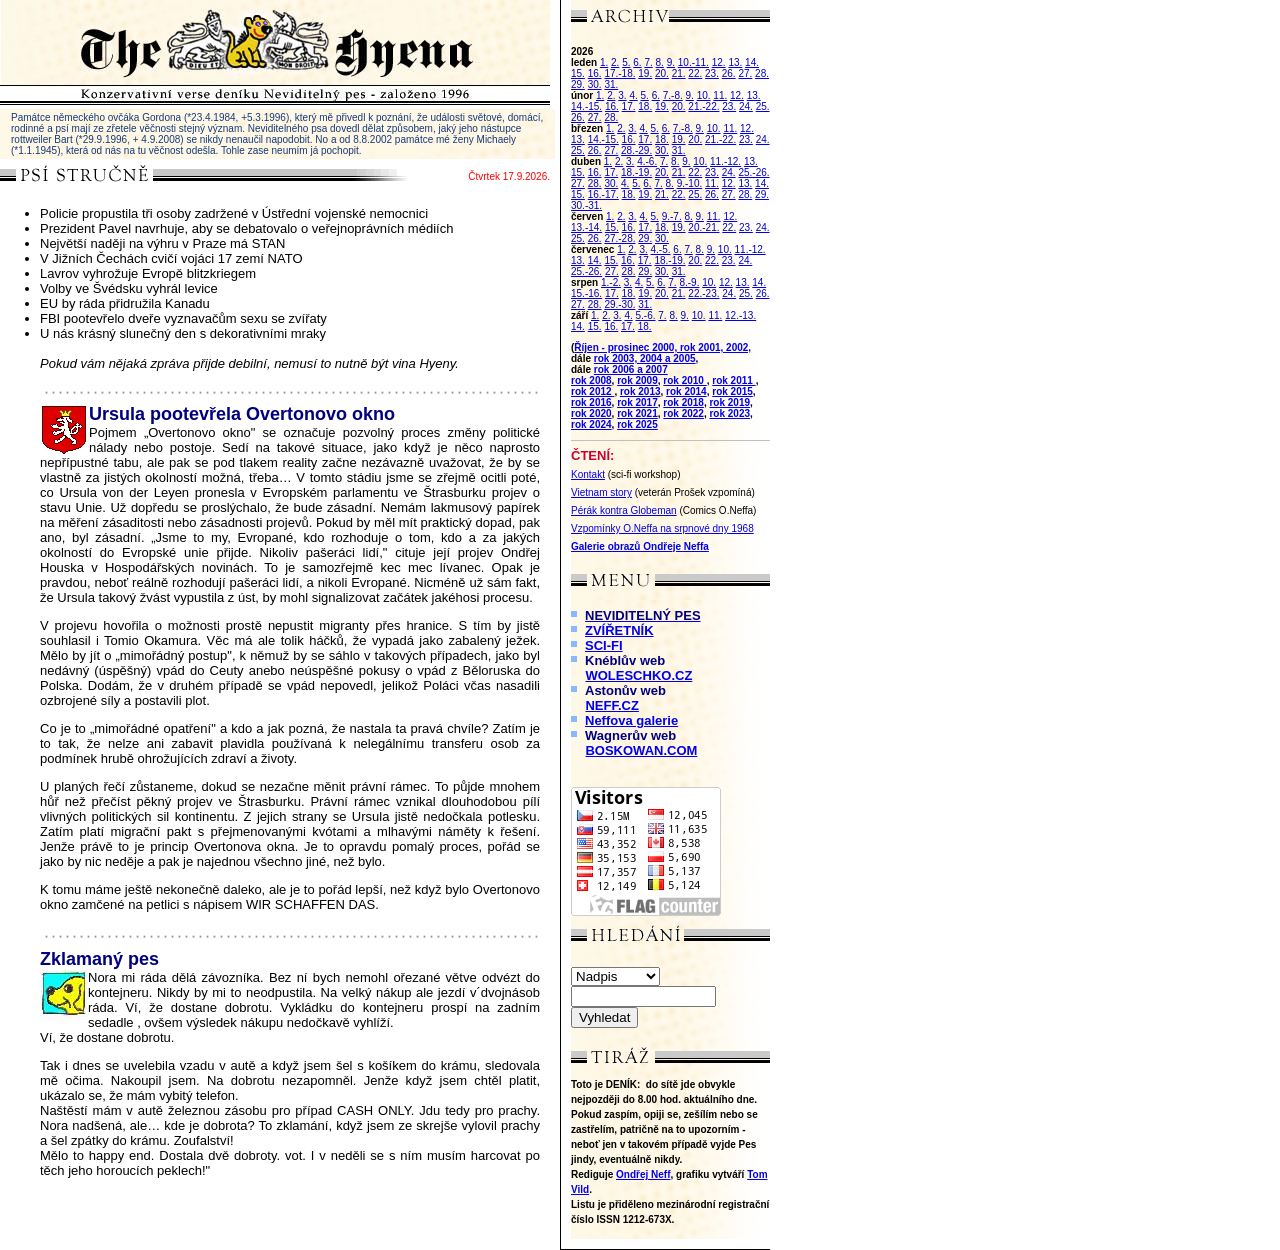
<file: demo/260917.html>
<!-- xxxxxxxxxxxxxxxxxxxx template pro výrobu Hyeny Times xxxxxxxxxxxxxxxxxxxx -->
 <!DOCTYPE HTML PUBLIC "-//W3C//DTD HTML 5.0 Transitional//CZ">
<html><head>
    <meta name="viewport" content="width=device-width, initial-scale=1, viewport-fit=cover">
    <meta name="robots" content="noindex, nofollow">
    <link rel="stylesheet" href="./hyena-mobile.css">
    <script defer src="./hiena-mobile.js"></script>
    <meta charset="utf-8">
<title>The Hyena — mobilní ukázka</title>
</head>
<body bgcolor="White" marginheight="0" marginwidth="0" leftmargin="0" topmargin="0">

<table width="770" border="0" cellspacing="0" cellpadding="0"><tr>
<!-- <td>&nbsp;&nbsp;&nbsp;&nbsp;</td> -->
<td><table width="215" border="0" cellspacing="0" cellpadding="0" align="right"><tr><td width="230"><img src="./assets/site/54a2b65595-ssp-shim.gif" width="5" height="1" hspace="0" vspace="0" border="0" align="left" alt=""></td><td bgcolor="#000000"><img src="./assets/site/54a2b65595-ssp-shim.gif" width="1" height="1" hspace="0" vspace="0" border="0" align="left" alt=""></td><td><td><img src="./assets/site/54a2b65595-ssp-shim.gif" width="5" height="1" hspace="0" vspace="0" border="0" align="left" alt=""></td><td bgcolor="#ffffff"><img src="./assets/site/54a2b65595-ssp-shim.gif" width="5" height="1" hspace="0" vspace="0" border="0" align="left" alt=""></td></td><td bgcolor="#DDDDDD" background="./assets/site/ad7d2750df-fp_bg_right7.gif"><font face="Arial" size="-1">

 <img src="./assets/site/8b7fd8e6c9-hyena_right_archiv.gif" width="199" height="32" hspace="0" vspace="0" border="0" alt="">
<br clear=left>

<!-- zde zacina archiv -->

<font face="Arial" size="-2">





<p><b>2026</b>
<br><b>leden</b>
<a href="https://hyena.cz/25/12/251231pes.html"><font color="#0000CC">1.</font></a>
<a href="https://hyena.cz/26/01/260102pes.html"><font color="#0000CC">2.</font></a>
<a href="https://hyena.cz/26/01/260105pes.html"><font color="#0000CC">5.</font></a>
<a href="https://hyena.cz/26/01/260106pes.html"><font color="#0000CC">6.</font></a>
<a href="https://hyena.cz/26/01/260107pes.html"><font color="#0000CC">7.</font></a>
<a href="https://hyena.cz/26/01/260108pes.html"><font color="#0000CC">8.</font></a>
<a href="https://hyena.cz/26/01/260109pes.html"><font color="#0000CC">9.</font></a>
<a href="https://hyena.cz/26/01/260110pes.html"><font color="#0000CC">10.-11.</font></a>
<a href="https://hyena.cz/26/01/260112pes.html"><font color="#0000CC">12.</font></a>
<a href="https://hyena.cz/26/01/260113pes.html"><font color="#0000CC">13.</font></a>
<a href="https://hyena.cz/26/01/260114pes.html"><font color="#0000CC">14.</font></a>
<a href="https://hyena.cz/26/01/260115pes.html"><font color="#0000CC">15.</font></a>
<a href="https://hyena.cz/26/01/260116pes.html"><font color="#0000CC">16.</font></a>
<a href="https://hyena.cz/26/01/260117pes.html"><font color="#0000CC">17.-18.</font></a>
<a href="https://hyena.cz/26/01/260119pes.html"><font color="#0000CC">19.</font></a>
<a href="https://hyena.cz/26/01/260120pes.html"><font color="#0000CC">20.</font></a>
<a href="https://hyena.cz/26/01/260121pes.html"><font color="#0000CC">21.</font></a>
<a href="https://hyena.cz/26/01/260122pes.html"><font color="#0000CC">22.</font></a>
<a href="https://hyena.cz/26/01/260123pes.html"><font color="#0000CC">23.</font></a>
<a href="https://hyena.cz/26/01/260126pes.html"><font color="#0000CC">26.</font></a>
<a href="https://hyena.cz/26/01/260127pes.html"><font color="#0000CC">27.</font></a>
<a href="https://hyena.cz/26/01/260128pes.html"><font color="#0000CC">28.</font></a>
<a href="https://hyena.cz/26/01/260129pes.html"><font color="#0000CC">29.</font></a>
<a href="https://hyena.cz/26/01/260130pes.html"><font color="#0000CC">30.</font></a>
<a href="https://hyena.cz/26/01/260131pes.html"><font color="#0000CC">31.</font></a>
<br><b>únor</b>
<a href="https://hyena.cz/26/01/260131pes.html"><font color="#0000CC">1.</font></a>
<a href="https://hyena.cz/26/02/260202pes.html"><font color="#0000CC">2.</font></a>
<a href="https://hyena.cz/26/02/260203pes.html"><font color="#0000CC">3.</font></a>
<a href="https://hyena.cz/26/02/260204pes.html"><font color="#0000CC">4.</font></a>
<a href="https://hyena.cz/26/02/260205pes.html"><font color="#0000CC">5.</font></a>
<a href="https://hyena.cz/26/02/260206pes.html"><font color="#0000CC">6.</font></a>
<a href="https://hyena.cz/26/02/260207pes.html"><font color="#0000CC">7.-8.</font></a>
<a href="https://hyena.cz/26/02/260209pes.html"><font color="#0000CC">9.</font></a>
<a href="https://hyena.cz/26/02/260210pes.html"><font color="#0000CC">10.</font></a>
<a href="https://hyena.cz/26/02/260211pes.html"><font color="#0000CC">11.</font></a>
<a href="https://hyena.cz/26/02/260212pes.html"><font color="#0000CC">12.</font></a>
<a href="https://hyena.cz/26/02/260213pes.html"><font color="#0000CC">13.</font></a>
<a href="https://hyena.cz/26/02/260214pes.html"><font color="#0000CC">14.-15.</font></a>
<a href="https://hyena.cz/26/02/260216pes.html"><font color="#0000CC">16.</font></a>
<a href="https://hyena.cz/26/02/260217pes.html"><font color="#0000CC">17.</font></a>
<a href="https://hyena.cz/26/02/260218pes.html"><font color="#0000CC">18.</font></a>
<a href="https://hyena.cz/26/02/260219pes.html"><font color="#0000CC">19.</font></a>
<a href="https://hyena.cz/26/02/260220pes.html"><font color="#0000CC">20.</font></a>
<a href="https://hyena.cz/26/02/260221pes.html"><font color="#0000CC">21.-22.</font></a>
<a href="https://hyena.cz/26/02/260223pes.html"><font color="#0000CC">23.</font></a>
<a href="https://hyena.cz/26/02/260224pes.html"><font color="#0000CC">24.</font></a>
<a href="https://hyena.cz/26/02/260225pes.html"><font color="#0000CC">25.</font></a>
<a href="https://hyena.cz/26/02/260226pes.html"><font color="#0000CC">26.</font></a>
<a href="https://hyena.cz/26/02/260227pes.html"><font color="#0000CC">27.</font></a>
<a href="https://hyena.cz/26/02/260227pes.html"><font color="#0000CC">28.</font></a>
<br><b>březen</b>
<a href="https://hyena.cz/26/02/260227pes.html"><font color="#0000CC">1.</font></a>
<a href="https://hyena.cz/26/03/260302pes.html"><font color="#0000CC">2.</font></a>
<a href="https://hyena.cz/26/03/260303pes.html"><font color="#0000CC">3.</font></a>
<a href="https://hyena.cz/26/03/260304pes.html"><font color="#0000CC">4.</font></a>
<a href="https://hyena.cz/26/03/260305pes.html"><font color="#0000CC">5.</font></a>
<a href="https://hyena.cz/26/03/260306pes.html"><font color="#0000CC">6.</font></a>
<a href="https://hyena.cz/26/03/260307pes.html"><font color="#0000CC">7.-8.</font></a>
<a href="https://hyena.cz/26/03/260309pes.html"><font color="#0000CC">9.</font></a>
<a href="https://hyena.cz/26/03/260310pes.html"><font color="#0000CC">10.</font></a>
<a href="https://hyena.cz/26/03/260311pes.html"><font color="#0000CC">11.</font></a>
<a href="https://hyena.cz/26/03/260312pes.html"><font color="#0000CC">12.</font></a>
<a href="https://hyena.cz/26/03/260313pes.html"><font color="#0000CC">13.</font></a>
<a href="https://hyena.cz/26/03/260314pes.html"><font color="#0000CC">14.-15.</font></a>
<a href="https://hyena.cz/26/03/260316pes.html"><font color="#0000CC">16.</font></a>
<a href="https://hyena.cz/26/03/260317pes.html"><font color="#0000CC">17.</font></a>
<a href="https://hyena.cz/26/03/260318pes.html"><font color="#0000CC">18.</font></a>
<a href="https://hyena.cz/26/03/260319pes.html"><font color="#0000CC">19.</font></a>
<a href="https://hyena.cz/26/03/260320pes.html"><font color="#0000CC">20.</font></a>
<a href="https://hyena.cz/26/03/260321pes.html"><font color="#0000CC">21.-22.</font></a>
<a href="https://hyena.cz/26/03/260323pes.html"><font color="#0000CC">23.</font></a>
<a href="https://hyena.cz/26/03/260324pes.html"><font color="#0000CC">24.</font></a>
<a href="https://hyena.cz/26/03/260325pes.html"><font color="#0000CC">25.</font></a>
<a href="https://hyena.cz/26/03/260326pes.html"><font color="#0000CC">26.</font></a>
<a href="https://hyena.cz/26/03/260327pes.html"><font color="#0000CC">27.</font></a>
<a href="https://hyena.cz/26/03/260328pes.html"><font color="#0000CC">28.-29.</font></a>
<a href="https://hyena.cz/26/03/260330pes.html"><font color="#0000CC">30.</font></a>
<a href="https://hyena.cz/26/03/260331pes.html"><font color="#0000CC">31.</font></a>
<br><b>duben</b>
<a href="https://hyena.cz/26/04/260401pes.html"><font color="#0000CC">1.</font></a>
<a href="https://hyena.cz/26/04/260402pes.html"><font color="#0000CC">2.</font></a>
<a href="https://hyena.cz/26/04/260403pes.html"><font color="#0000CC">3.</font></a>
<a href="https://hyena.cz/26/04/260404pes.html"><font color="#0000CC">4.-6.</font></a>
<a href="https://hyena.cz/26/04/260407pes.html"><font color="#0000CC">7.</font></a>
<a href="https://hyena.cz/26/04/260408pes.html"><font color="#0000CC">8.</font></a>
<a href="https://hyena.cz/26/04/260409pes.html"><font color="#0000CC">9.</font></a>
<a href="https://hyena.cz/26/04/260410pes.html"><font color="#0000CC">10.</font></a>
<a href="https://hyena.cz/26/04/260411pes.html"><font color="#0000CC">11.-12.</font></a>
<a href="https://hyena.cz/26/04/260413pes.html"><font color="#0000CC">13.</font></a>
<a href="https://hyena.cz/26/04/260415pes.html"><font color="#0000CC">15.</font></a>
<a href="https://hyena.cz/26/04/260416pes.html"><font color="#0000CC">16.</font></a>
<a href="https://hyena.cz/26/04/260417pes.html"><font color="#0000CC">17.</font></a>
<a href="https://hyena.cz/26/04/260418pes.html"><font color="#0000CC">18.-19.</font></a>
<a href="https://hyena.cz/26/04/260420pes.html"><font color="#0000CC">20.</font></a>
<a href="https://hyena.cz/26/04/260421pes.html"><font color="#0000CC">21.</font></a>
<a href="https://hyena.cz/26/04/260422pes.html"><font color="#0000CC">22.</font></a>
<a href="https://hyena.cz/26/04/260423pes.html"><font color="#0000CC">23.</font></a>
<a href="https://hyena.cz/26/04/260424pes.html"><font color="#0000CC">24.</font></a>
<a href="https://hyena.cz/26/04/260425pes.html"><font color="#0000CC">25.-26.</font></a>
<a href="https://hyena.cz/26/04/260427pes.html"><font color="#0000CC">27.</font></a>
<a href="https://hyena.cz/26/04/260428pes.html"><font color="#0000CC">28.</font></a>
<a href="https://hyena.cz/26/04/260430pes.html"><font color="#0000CC">30.</font></a>
<a href="https://hyena.cz/26/05/260504pes.html"><font color="#0000CC">4.</font></a>
<a href="https://hyena.cz/26/05/260505pes.html"><font color="#0000CC">5.</font></a>
<a href="https://hyena.cz/26/05/260506pes.html"><font color="#0000CC">6.</font></a>
<a href="https://hyena.cz/26/05/260507pes.html"><font color="#0000CC">7.</font></a>
<a href="https://hyena.cz/26/05/260508pes.html"><font color="#0000CC">8.</font></a>
<a href="https://hyena.cz/26/05/260509pes.html"><font color="#0000CC">9.-10.</font></a>
<a href="https://hyena.cz/26/05/260511pes.html"><font color="#0000CC">11.</font></a>
<a href="https://hyena.cz/26/05/260512pes.html"><font color="#0000CC">12.</font></a>
<a href="https://hyena.cz/26/05/260513pes.html"><font color="#0000CC">13.</font></a>
<a href="https://hyena.cz/26/05/260514pes.html"><font color="#0000CC">14.</font></a>
<a href="https://hyena.cz/26/05/260515pes.html"><font color="#0000CC">15.</font></a>
<a href="https://hyena.cz/26/05/260516pes.html"><font color="#0000CC">16.-17.</font></a>
<a href="https://hyena.cz/26/05/260518pes.html"><font color="#0000CC">18.</font></a>
<a href="https://hyena.cz/26/05/260519pes.html"><font color="#0000CC">19.</font></a>
<a href="https://hyena.cz/26/05/260521pes.html"><font color="#0000CC">21.</font></a>
<a href="https://hyena.cz/26/05/260522pes.html"><font color="#0000CC">22.</font></a>
<a href="https://hyena.cz/26/05/260525pes.html"><font color="#0000CC">25.</font></a>
<a href="https://hyena.cz/26/05/260526pes.html"><font color="#0000CC">26.</font></a>
<a href="https://hyena.cz/26/05/260527pes.html"><font color="#0000CC">27.</font></a>
<a href="https://hyena.cz/26/05/260528pes.html"><font color="#0000CC">28.</font></a>
<a href="https://hyena.cz/26/05/260529pes.html"><font color="#0000CC">29.</font></a>
<a href="https://hyena.cz/26/05/260530pes.html"><font color="#0000CC">30.-31.</font></a>

<br><b>červen</b>
<a href="https://hyena.cz/26/06/260601pes.html"><font color="#0000CC">1.</font></a>
<a href="https://hyena.cz/26/06/260602pes.html"><font color="#0000CC">2.</font></a>
<a href="https://hyena.cz/26/06/260603pes.html"><font color="#0000CC">3.</font></a>
<a href="https://hyena.cz/26/06/260604pes.html"><font color="#0000CC">4.</font></a>
<a href="https://hyena.cz/26/06/260605pes.html"><font color="#0000CC">5.</font></a>
<a href="https://hyena.cz/26/06/260606pes.html"><font color="#0000CC">9.-7.</font></a>
<a href="https://hyena.cz/26/06/260608pes.html"><font color="#0000CC">8.</font></a>
<a href="https://hyena.cz/26/06/260609pes.html"><font color="#0000CC">9.</font></a>
<a href="https://hyena.cz/26/06/260611pes.html"><font color="#0000CC">11.</font></a>
<a href="https://hyena.cz/26/06/260612pes.html"><font color="#0000CC">12.</font></a>
<a href="https://hyena.cz/26/06/260613pes.html"><font color="#0000CC">13.-14.</font></a>
<a href="https://hyena.cz/26/06/260615pes.html"><font color="#0000CC">15.</font></a>
<a href="https://hyena.cz/26/06/260616pes.html"><font color="#0000CC">16.</font></a>
<a href="https://hyena.cz/26/06/260617pes.html"><font color="#0000CC">17.</font></a>
<a href="https://hyena.cz/26/06/260618pes.html"><font color="#0000CC">18.</font></a>
<a href="https://hyena.cz/26/06/260619pes.html"><font color="#0000CC">19.</font></a>
<a href="https://hyena.cz/26/06/260620pes.html"><font color="#0000CC">20.-21.</font></a>
<a href="https://hyena.cz/26/06/260622pes.html"><font color="#0000CC">22.</font></a>
<a href="https://hyena.cz/26/06/260623pes.html"><font color="#0000CC">23.</font></a>
<a href="https://hyena.cz/26/06/260624pes.html"><font color="#0000CC">24.</font></a>
<a href="https://hyena.cz/26/06/260625pes.html"><font color="#0000CC">25.</font></a>
<a href="https://hyena.cz/26/06/260626pes.html"><font color="#0000CC">26.</font></a>
<a href="https://hyena.cz/26/06/260627pes.html"><font color="#0000CC">27.-28.</font></a>
<a href="https://hyena.cz/26/06/260629pes.html"><font color="#0000CC">29.</font></a>
<a href="https://hyena.cz/26/06/260630pes.html"><font color="#0000CC">30.</font></a>
<br><b>červenec</b>
<a href="https://hyena.cz/26/07/260701pes.html"><font color="#0000CC">1.</font></a>
<a href="https://hyena.cz/26/07/260702pes.html"><font color="#0000CC">2.</font></a>
<a href="https://hyena.cz/26/07/260703pes.html"><font color="#0000CC">3.</font></a>
<a href="https://hyena.cz/26/07/260704pes.html"><font color="#0000CC">4.-5.</font></a>
<a href="https://hyena.cz/26/07/260706pes.html"><font color="#0000CC">6.</font></a>
<a href="https://hyena.cz/26/07/260707pes.html"><font color="#0000CC">7.</font></a>
<a href="https://hyena.cz/26/07/260708pes.html"><font color="#0000CC">8.</font></a>
<a href="https://hyena.cz/26/07/260709pes.html"><font color="#0000CC">9.</font></a>
<a href="https://hyena.cz/26/07/260710pes.html"><font color="#0000CC">10.</font></a>
<a href="https://hyena.cz/26/07/260711pes.html"><font color="#0000CC">11.-12.</font></a>
<a href="https://hyena.cz/26/07/260713pes.html"><font color="#0000CC">13.</font></a>
<a href="https://hyena.cz/26/07/260714pes.html"><font color="#0000CC">14.</font></a>
<a href="https://hyena.cz/26/07/260715pes.html"><font color="#0000CC">15.</font></a>
<a href="https://hyena.cz/26/07/260716pes.html"><font color="#0000CC">16.</font></a>
<a href="https://hyena.cz/26/07/260717pes.html"><font color="#0000CC">17.</font></a>
<a href="https://hyena.cz/26/07/260718pes.html"><font color="#0000CC">18.-19.</font></a>
<a href="https://hyena.cz/26/07/260720pes.html"><font color="#0000CC">20.</font></a>
<a href="https://hyena.cz/26/07/260722pes.html"><font color="#0000CC">22.</font></a>
<a href="https://hyena.cz/26/07/260723pes.html"><font color="#0000CC">23.</font></a>
<a href="https://hyena.cz/26/07/260724pes.html"><font color="#0000CC">24.</font></a>
<a href="https://hyena.cz/26/07/260725pes.html"><font color="#0000CC">25.-26.</font></a>
<a href="https://hyena.cz/26/07/260727pes.html"><font color="#0000CC">27.</font></a>
<a href="https://hyena.cz/26/07/260728pes.html"><font color="#0000CC">28.</font></a>
<a href="https://hyena.cz/26/07/260729pes.html"><font color="#0000CC">29.</font></a>
<a href="https://hyena.cz/26/07/260730pes.html"><font color="#0000CC">30.</font></a>
<a href="https://hyena.cz/26/07/260731pes.html"><font color="#0000CC">31.</font></a>
<br><b>srpen</b>
<a href="https://hyena.cz/26/08/260801pes.html"><font color="#0000CC">1.-2.</font></a>
<a href="https://hyena.cz/26/08/260803pes.html"><font color="#0000CC">3.</font></a>
<a href="https://hyena.cz/26/08/260804pes.html"><font color="#0000CC">4.</font></a>
<a href="https://hyena.cz/26/08/260805pes.html"><font color="#0000CC">5.</font></a>
<a href="https://hyena.cz/26/08/260806pes.html"><font color="#0000CC">6.</font></a>
<a href="https://hyena.cz/26/08/260807pes.html"><font color="#0000CC">7.</font></a>
<a href="https://hyena.cz/26/08/260808pes.html"><font color="#0000CC">8.-9.</font></a>
<a href="https://hyena.cz/26/08/260810pes.html"><font color="#0000CC">10.</font></a>
<a href="https://hyena.cz/26/08/260812pes.html"><font color="#0000CC">12.</font></a>
<a href="https://hyena.cz/26/08/260813pes.html"><font color="#0000CC">13.</font></a>
<a href="https://hyena.cz/26/08/260814pes.html"><font color="#0000CC">14.</font></a>
<a href="https://hyena.cz/26/08/260815pes.html"><font color="#0000CC">15.-16.</font></a>
<a href="https://hyena.cz/26/08/260817pes.html"><font color="#0000CC">17.</font></a>
<a href="https://hyena.cz/26/08/260818pes.html"><font color="#0000CC">18.</font></a>
<a href="https://hyena.cz/26/08/260819pes.html"><font color="#0000CC">19.</font></a>
<a href="https://hyena.cz/26/08/260820pes.html"><font color="#0000CC">20.</font></a>
<a href="https://hyena.cz/26/08/260821pes.html"><font color="#0000CC">21.</font></a>
<a href="https://hyena.cz/26/08/260822pes.html"><font color="#0000CC">22.-23.</font></a>
<a href="https://hyena.cz/26/08/260824pes.html"><font color="#0000CC">24.</font></a>
<a href="https://hyena.cz/26/08/260825pes.html"><font color="#0000CC">25.</font></a>
<a href="https://hyena.cz/26/08/260826pes.html"><font color="#0000CC">26.</font></a>
<a href="https://hyena.cz/26/08/260827pes.html"><font color="#0000CC">27.</font></a>
<a href="https://hyena.cz/26/08/260828pes.html"><font color="#0000CC">28.</font></a>
<a href="https://hyena.cz/26/08/260829pes.html"><font color="#0000CC">29.-30.</font></a>
<a href="https://hyena.cz/26/08/260831pes.html"><font color="#0000CC">31.</font></a>
<br><b>září</b>
<a href="https://hyena.cz/26/09/260901pes.html"><font color="#0000CC">1.</font></a>
<a href="https://hyena.cz/26/09/260902pes.html"><font color="#0000CC">2.</font></a>
<a href="https://hyena.cz/26/09/260903pes.html"><font color="#0000CC">3.</font></a>
<a href="https://hyena.cz/26/09/260904pes.html"><font color="#0000CC">4.</font></a>
<a href="https://hyena.cz/26/09/260905pes.html"><font color="#0000CC">5.-6.</font></a>
<a href="https://hyena.cz/26/09/260907pes.html"><font color="#0000CC">7.</font></a>
<a href="https://hyena.cz/26/09/260908pes.html"><font color="#0000CC">8.</font></a>
<a href="https://hyena.cz/26/09/260909pes.html"><font color="#0000CC">9.</font></a>
<a href="https://hyena.cz/26/09/260910pes.html"><font color="#0000CC">10.</font></a>
<a href="https://hyena.cz/26/09/260911pes.html"><font color="#0000CC">11.</font></a>
<a href="https://hyena.cz/26/09/260912pes.html"><font color="#0000CC">12.-13.</font></a>
<a href="https://hyena.cz/26/09/260914pes.html"><font color="#0000CC">14.</font></a>
<a href="https://hyena.cz/26/09/260915pes.html"><font color="#0000CC">15.</font></a>
<a href="https://hyena.cz/26/09/260916pes.html"><font color="#0000CC">16.</font></a>
<a href="https://hyena.cz/26/09/260917pes.html"><font color="#0000CC">17.</font></a>
<a href="https://hyena.cz/26/09/260918pes.html"><font color="#0000CC">18.</font></a>


 <p>
<b>(<a href="https://hyena.cz/archiv.html" target="_blank">Říjen - prosinec 2000, rok 2001, 2002, </a> dále <a href="https://hyena.cz/archiv1.html" target="_blank">rok 2003,  2004 a 2005</a>,<br>
dále <a href="https://hyena.cz/archiv2.html" target="_blank">rok 2006 a 2007</a>
<br> <a href="https://hyena.cz/archiv3.html" target="_blank">rok 2008</a>,  <a href="https://hyena.cz/archiv4.html" target="_blank">rok 2009</a>,  <a href="https://hyena.cz/archiv5.html" target="_blank">rok 2010 </a>, <a href="https://hyena.cz/archiv6.htm" target="_blank">rok 2011 </a>, <a href="https://hyena.cz/archiv7.htm" target="_blank">rok 2012 </a>,  <a href="https://hyena.cz/archiv8.htm" target="_blank">rok 2013</a>, <a href="https://hyena.cz/archiv9.htm" target="_blank">rok 2014</a>, <a href="https://hyena.cz/archiv10.htm" target="_blank">rok 2015</a>, <a href="https://hyena.cz/archiv11.htm" target="_blank" target="_blank">rok 2016</a>, <a href="https://hyena.cz/inc/archiv12.htm" target="_blank" target="_blank">rok 2017</a>,  <a href="https://hyena.cz/inc/archiv13.htm" target="_blank">rok 2018</a>,  <a href="https://hyena.cz/inc/archiv14.htm" target="_blank">rok 2019</a>,  <a href="https://hyena.cz/inc/archiv15.htm" target="_blank">rok 2020</a>, <a href="https://hyena.cz/inc/archiv16.htm" target="_blank">rok 2021</a>, <a href="https://hyena.cz/inc/archiv17.htm" target="_blank">rok 2022</a>, <a href="https://hyena.cz/inc/archiv18.htm" target="_blank">rok 2023</a>, <a href="https://hyena.cz/inc/archiv19.htm" target="_blank">rok 2024</a>, <a href="https://hyena.cz/inc/archiv20.htm" target="_blank">rok 2025</a>

</b>
<hr size=1 color="silver" noshade>
<font color="#CC0033" size=-1><b>ČTENÍ:</b></font>
<br><a href="http://hyena.cz/cteni/kontakt/" target="_blank">Kontakt</a> (sci-fi workshop)
<!-- xxxxxxxxxxxxxxxxxxxxxxxxxxxxxxxxxxxxxxxxxxxxxxxxxxxxxxxxxxxxxx
<br><a href="http://hyena.cz/cteni/zlata/" target="_blank">Zlatá padesátá</a> (vzpomínky na dětství)-->
<br><a href="http://www.hyena.cz/cteni/vietnam/vietnam1.html" target="_blank">Vietnam story</a> (veterán Prošek vzpomíná)
<br><a href="http://www.hyena.cz/perak/" target="_blank">Pérák kontra Globeman</a> (Comics O.Neffa)
<br><a href="http://www.hyena.cz/dokumenty/okupace/okupace1.html" target="_blank">Vzpomínky O.Neffa na srpnové dny 1968</a>
<br><a href="http://neff.cz/galerie/galerie/" target="_blank"><b>Galerie obrazů Ondřeje Neffa</b></a>
<!-- zde konci archiv -->
 <p>
<img src="./assets/site/deab994a78-hyena_right_menu.gif" width="199" height="32" hspace="0" vspace="0" border="0" alt=""><br clear=all>
<font face="Arial" size="-1">
<!-- zde zacina menu -->
 <p><img src="./assets/site/4d9d99ae4b-fp_ctverecek.gif" width="14" height="10" hspace="0" vspace="0" border="0" align="left" alt="">
<b><a href="http://neviditelnypes.zpravy.cz/"><font color="#000080">NEVIDITELNÝ PES
<br><img src="./assets/site/4d9d99ae4b-fp_ctverecek.gif" width="14" height="10" hspace="0" vspace="0" border="0" align="left" alt=""><a href=""><a href="http://neviditelnypes.zpravy.cz/p_zviretnik.asp">ZVÍŘETNÍK</a>

<br><img src="./assets/site/4d9d99ae4b-fp_ctverecek.gif" width="14" height="10" hspace="0" vspace="0" border="0" align="left" alt=""><a href="http://neviditelnypes.zpravy.cz/p_scifi.asp">SCI-FI</a>
<br><img src="./assets/site/4d9d99ae4b-fp_ctverecek.gif" width="14" height="10" hspace="0" vspace="0" border="0" align="left" alt=""><b>Knéblův web
<br>&nbsp;&nbsp;&nbsp;&nbsp;<a href="http://www.woleschko.cz/" target="_blank">WOLESCHKO.CZ</a></b>
<br><img src="./assets/site/4d9d99ae4b-fp_ctverecek.gif" width="14" height="10" hspace="0" vspace="0" border="0" align="left" alt=""><b>Astonův web
<br>&nbsp;&nbsp;&nbsp;&nbsp;<a href="http://www.neff.cz/" target="_blank">NEFF.CZ</a></b>
<br><img src="./assets/site/4d9d99ae4b-fp_ctverecek.gif" width="14" height="10" hspace="0" vspace="0" border="0" align="left" alt=""><a href="http://www.neff.cz/galerie/webgalerie/"><b>Neffova galerie</b></a>
<br><img src="./assets/site/4d9d99ae4b-fp_ctverecek.gif" width="14" height="10" hspace="0" vspace="0" border="0" align="left" alt="">Wagnerův web
<br>&nbsp;&nbsp;&nbsp;&nbsp;<a href="http://www.boskowan.com/www/jirka" target="_blank">BOSKOWAN.COM</a>
<!-- <br><img src="./assets/site/4d9d99ae4b-fp_ctverecek.gif" width="14" height="10" hspace="0" vspace="0" border="0" align="left" alt="">Ondry Suchého web
<br>&nbsp;&nbsp;&nbsp;&nbsp;<a href="http://www.semanovice.cz/" target="_blank">ŠEMANOVICE</a>
<br><img src="./assets/site/4d9d99ae4b-fp_ctverecek.gif" width="14" height="10" hspace="0" vspace="0" border="0" align="left" alt="">Karla Pacnera web
<br>&nbsp;&nbsp;&nbsp;&nbsp;<a href="http://www.karelpacner.cz/" target="_blank">KARELPACNER.CZ</a>

<br><img src="./assets/site/4d9d99ae4b-fp_ctverecek.gif" width="14" height="10" hspace="0" vspace="0" border="0" align="left" alt="">Jiřího W. Procházky web
<br>&nbsp;&nbsp;&nbsp;&nbsp;<a href="http://www.jwp-prochazka.cz/" target="_blank">JWP</a>
 -->





<center><table><tr><td>

<SCRIPT language=JavaScript type=text/javascript>
function preber(obj){
var name = 'hledani';
var index = obj.hledej_podle.selectedIndex;
var u = 'result.php3?static=' + obj.statik.value + '&wid=' + obj.wid.value + '&hledej=' + obj.hledej.value + '&hledej_podle=' + obj.hledej_podle.options[index].value + '&datum=' + obj.datum.value;
if (obj.statik.value == '1') { ur = 'http://pes.internet.cz' + '/hledani/' + u; }
else { ur = u; }
window.open(ur,name,'width=500,height=500,location=no,toolbar=no,menubar=yes,scrollbars=no,directories=no')
}
</SCRIPT></td></tr></table>
</center>



<!-- zde konci menu --></font><p>

<!-- xxxxxxxxxxxxxxxxxxxxxxxxxxx  vlajcicky zacatek xxxxxxxxxxxxxxxxxxxxx -->

<a href="http://info.flagcounter.com/7cys"><img src="./assets/site/edff7475ba-flags_0.png" alt="Flag Counter" border="0"></a>
<!-- xxxxxxxxxxxxxxxxxxxxxxxxxxx  vlajcicky konec xxxxxxxxxxxxxxxxxxxxx -->


<img src="./assets/site/a7cedc384c-hyena_right_hledani.gif" width="199" height="32" hspace="0" vspace="0" border="0" alt=""><br clear=all>
<font face="Arial" size="-1"><!-- zde zacina hledani -->

<form name="form" action="https://hyena.cz/"><INPUT name=wid type=hidden value=1> <INPUT name=statik type=hidden value=1> <INPUT name=datum type=hidden value=970783200>
<SELECT name=hledej_podle> <OPTION selected value=nadpis>Nadpis<OPTION value=autor>Autor<OPTION value=clanek>Text clánku</OPTION></SELECT>
<INPUT maxLength=30 name=hledej size=16 WRAP="PHYSICAL">
<INPUT onclick=preber(document.form) type=button value=Vyhledat>
</FORM>

<!-- zde konci hledani --></font><p>

<font face="Arial" size="-2"><!-- zde zacina tiraz -->
<img src="./assets/site/a89616d368-hyena_right_tiraz.gif" width="199" height="32" hspace="0" vspace="0" border="0" alt=""><br clear=all>

<b>Toto je DENÍK:&nbsp;</b> <b>do sítě jde obvykle nejpozději do 8.00 hod. aktuálního dne. Pokud zaspím, opiji se, zešílím nebo se zastřelím, patričně na to upozorním - neboť jen v takovém případě vyjde Pes jindy, eventuálně nikdy.&nbsp;</b>
<br><b>Rediguje <a href="mailto:ondrejneff@gmail.com">Ondřej Neff</a>, grafiku vytváří <a href="mailto:tom@internet.cz">Tom Vild</a>.</b>
<br>Listu je přiděleno mezinárodní registrační číslo ISSN 1212-673X.

<!-- zde konci tiraz --></font><p>
<table width="100%" border="0" cellspacing="0" cellpadding="0"><tr><td bgcolor="#FFFFFF"><img src="./assets/site/54a2b65595-ssp-shim.gif" width="1" height="10" hspace="0" vspace="0" border="0" align="left" alt=""></td></tr></table>
</td></tr>
<tr><td></td><td height="1" colspan="5" bgcolor="#000000"><img src="./assets/site/54a2b65595-ssp-shim.gif" width="50" height="1" hspace="0" vspace="0" border="0" align="left" alt=""></td></tr>
</table>
<a href="http://hyena.cz/"><img src="./assets/site/f5d6252a38-hyena_titul4a.jpg" width="550" height="105" hspace="0" vspace="0" border="0" alt=""></a><!-- <br> -->
<font face="Arial" size="-2">

</font>


<font face="Arial" size="-1">
<!-- <img src="./assets/site/6623568a7f-hyena_left_strucne1.gif" width="199" height="32" hspace="0" vspace="0" border="0" alt=""><img src="./assets/site/df9f964f7c-hyena_left_gradient.gif" width="61" height="32" hspace="0" vspace="0" border="0" alt=""> -->
<font face="Arial" size="-2">
<table border="0" cellspacing="0" cellpadding="3" background="./assets/site/2aae08e45d-fp_bg_center3.gif"><tr><td><img src="./assets/site/54a2b65595-ssp-shim.gif" width="2" height="1" hspace="0" vspace="0" border="0" align="left" alt=""></td><td><font face="Arial" size="-2" color="#15397B">
Památce německého ovčáka Gordona (*23.4.1984, +5.3.1996), který mě přivedl k poznání, že události světové, domácí, rodinné a psí mají ze zřetele věčnosti stejný význam. Neviditelného psa dovedl dělat způsobem, jaký jeho nástupce rottweiler Bart (*29.9.1996, + 4.9.2008) se nikdy nenaučil napodobit. No a od 8.8.2002 památce mé ženy Michaely (*1.1.1945), která od nás na tu věčnost odešla. Tohle zase neumím já pochopit.
</td></tr></table>

<table width="550" border="0" cellspacing="0" cellpadding="0"><tr><td valign=top>



<table border="0" cellspacing="0" cellpadding="0"><tr><td><img src="./assets/site/6623568a7f-hyena_left_strucne1.gif" width="199" height="32" hspace="0" vspace="0" border="0"></td><td><img src="./assets/site/ce17e0d0a0-hyena_left_gradient2.gif" width="210" height="32" hspace="0" vspace="0" border="0" alt=""></td></tr></table>



</td><td align="right"><div align=right>


 <font size="-2" color="#FF0000">Čtvrtek 17.9.2026.</font>

 </div></td></tr></table>
 <font face="Helvetica CE, Arial CE, Arial, Helvetica, sans-serif" size=-1>
 <ul>
 <!-- xxxxxxxxxxxxxxxxxxxxxxxx  odsud stručně   xxxxxxxxxxxxxxxxxxxxxxxxxxxxxxxx -->
<li>Policie propustila tři osoby zadržené v Ústřední vojenské nemocnici
<li>Prezident Pavel navrhuje, aby se debatovalo o veřejnoprávních médiích
<li>Největší naději na výhru v Praze má STAN
<li>V Jižních Čechách cvičí vojáci 17 zemí NATO
<li>Lavrov vyhrožuje Evropě blitzkriegem
<li>Volby ve Švédsku vyhrál levice
<li>EU by ráda přidružila Kanadu
<li>FBI pootevřelo dveře vyznavačům sexu se zvířaty
<li>U nás krásný slunečný den s dekorativními mraky

<br>
<br><i>Pokud vám nějaká zpráva přijde debilní, nemusí to nutně být vina Hyeny.</i></i>
</font>
<!--
<center><img src="https://hyena.cz/obr2026/260202gari.jpg"> </center>

<a href="https://www.hyena.cz/23/06/230623pes.html">nepodstatného detailu.</a>

<p><b>   </b><br>  <p>  <br>   #364956
-->
<!-- xxxxxxxxxxxxxxxxxxxxxxxxxxxxxxxxxxxxxxxxxxxxxxxxxxxxxxxxxxxxxx -->
 <p> <div style="width:500px; text-align:justify">

<table width="500" height="3"><tr><td height="15"><img
 src="./assets/site/f7ebc1551f-tecky.png" width="500" height="15" alt="
 border="0"></td></tr> </table>
 <b><font color="navy" size="+1">
<IMG align=left alt="" border=0 height=51  src="./assets/site/5c75c99a8f-polcr1.gif" width=49>

Ursula pootevřela Overtonovo okno
</b></font></font> <br>


Pojmem „Overtonovo okno" se označuje pozvolný proces změny politické nálady nebo postoje. Sedí na takové situace, jako když je něco naprosto nepřípustné tabu, ale pak se pod tlakem reality začne nezávazně uvažovat, že by se vlastně za jistých okolností možná, třeba…
V tomto stádiu jsme se zřejmě ocitli poté, co Ursula von der Leyen pronesla v Evropském parlamentu ve Štrasburku projev o stavu Unie. Už dopředu se proslýchalo, že bude zásadní. Nemám lakmusový papírek na měření zásaditosti nebo zásadnosti projevů. Pokud by měl mít praktický dopad, pak ano, byl zásadní. „Jsme to my, Evropané, kdo rozhoduje o tom, kdo a za jakých okolností do Evropské unie přijde. Nikoliv pašeráci lidí," cituje její projev Ondřej Houska v Hospodářských novinách. To je samozřejmě kec mec lívanec. Opak je pravdou, neboť reálně rozhodují pašeráci lidí, a nikoli Evropané. Nicméně už sám fakt, že Ursula takový žvást vypustila z úst, by mohl signalizovat začátek jakéhosi procesu.<p>
V projevu hovořila o možnosti prostě nepustit migranty přes hranice. S tím by jistě souhlasil i Tomio Okamura. Věc má ale tolik háčků, že vypadá jako zabalený ježek. Mělo by jít o „mimořádný postup", k němuž by se sáhlo v takových případech, jako byl nedávný (úspěšný) vpád do Ceuty anebo neúspěšné pokusy o vpád z Běloruska do Polska. Dodám, že v druhém případě se vpád nepovedl, jelikož Poláci včas nasadili ozbrojené síly a postavili plot.<p>
Co je to „mimořádné opatření" a kdo a jak pozná, že nastala ta pravá chvíle? Zatím je to tak, že nelze ani zabavit plavidla používaná k nelegálnímu transferu osob za podmínek hrubě ohrožujících zdraví a životy.<p>
U planých řečí zůstaneme, dokud se nezačne měnit právní rámec. To půjde mnohem hůř než přečíst pěkný projev ve Štrasburku. Právní rámec vznikal dlouhodobou pílí vlivných politických sil kontinentu. Z jejich strany se Ursula jistě nedočkala potlesku. Zatím platí migrační pakt s přejmenovanými kvótami a mlhavými náměty k řešení. Jenže právě to je princip Overtonova okna. Je to opravdu pomalý proces, pořád se jako by nic neděje a pak je najednou všechno jiné, než bylo.<p>
K tomu máme ještě nekonečně daleko, ale je to pořád lepší, než když bylo Overtonovo okno zamčené na petlici s nápisem WIR SCHAFFEN DAS.


<p>
 <table width="500" height="3"><tr><td height="15"><img
 src="./assets/site/f7ebc1551f-tecky.png" width="500" height="15" alt="
 border="0"></td></tr></table>
<b><font color="navy" size="+1">
Zklamaný pes

</font></b><br>
<img src="./assets/site/c6af9cdcdc-pes1.gif" align="left"  border=0 width=48 height=50>

Nora mi ráda dělá závozníka. Bez ní bych nemohl ořezané větve odvézt do kontejneru. Nikdy by mi to neodpustila. Na velký nákup ale jezdí v´dvojnásob ráda. Ví, že dostane dobrotu. Vykládku do kontejneru prospí na zadním sedadle , ovšem výsledek nákupu nedočkavě vyhlíží.
<br>Ví, že dostane dobrotu.
<p>Tak i dnes se uvelebila vzadu v autě a když jsem šel s košíkem do krámu, sledovala mě očima. Nakoupil jsem. Na dobrotu nezapomněl. Jenže když jsem chtěl platit, ukázalo se, že mám vybitý telefon.
<br>Naštěstí mám v autě železnou zásobu pro případ CASH ONLY. Jdu tedy pro prachy. Nora nadšená, ale… kde je dobrota? To zklamání, když jsem ze skrejše vylovil prachy a šel zpátky do krámu. Zoufalství!
<br>Mělo to happy end. Dostala dvě dobroty.
vot. I v neděli se s ním musím harcovat po těch jeho horoucích peklech!"
</file>
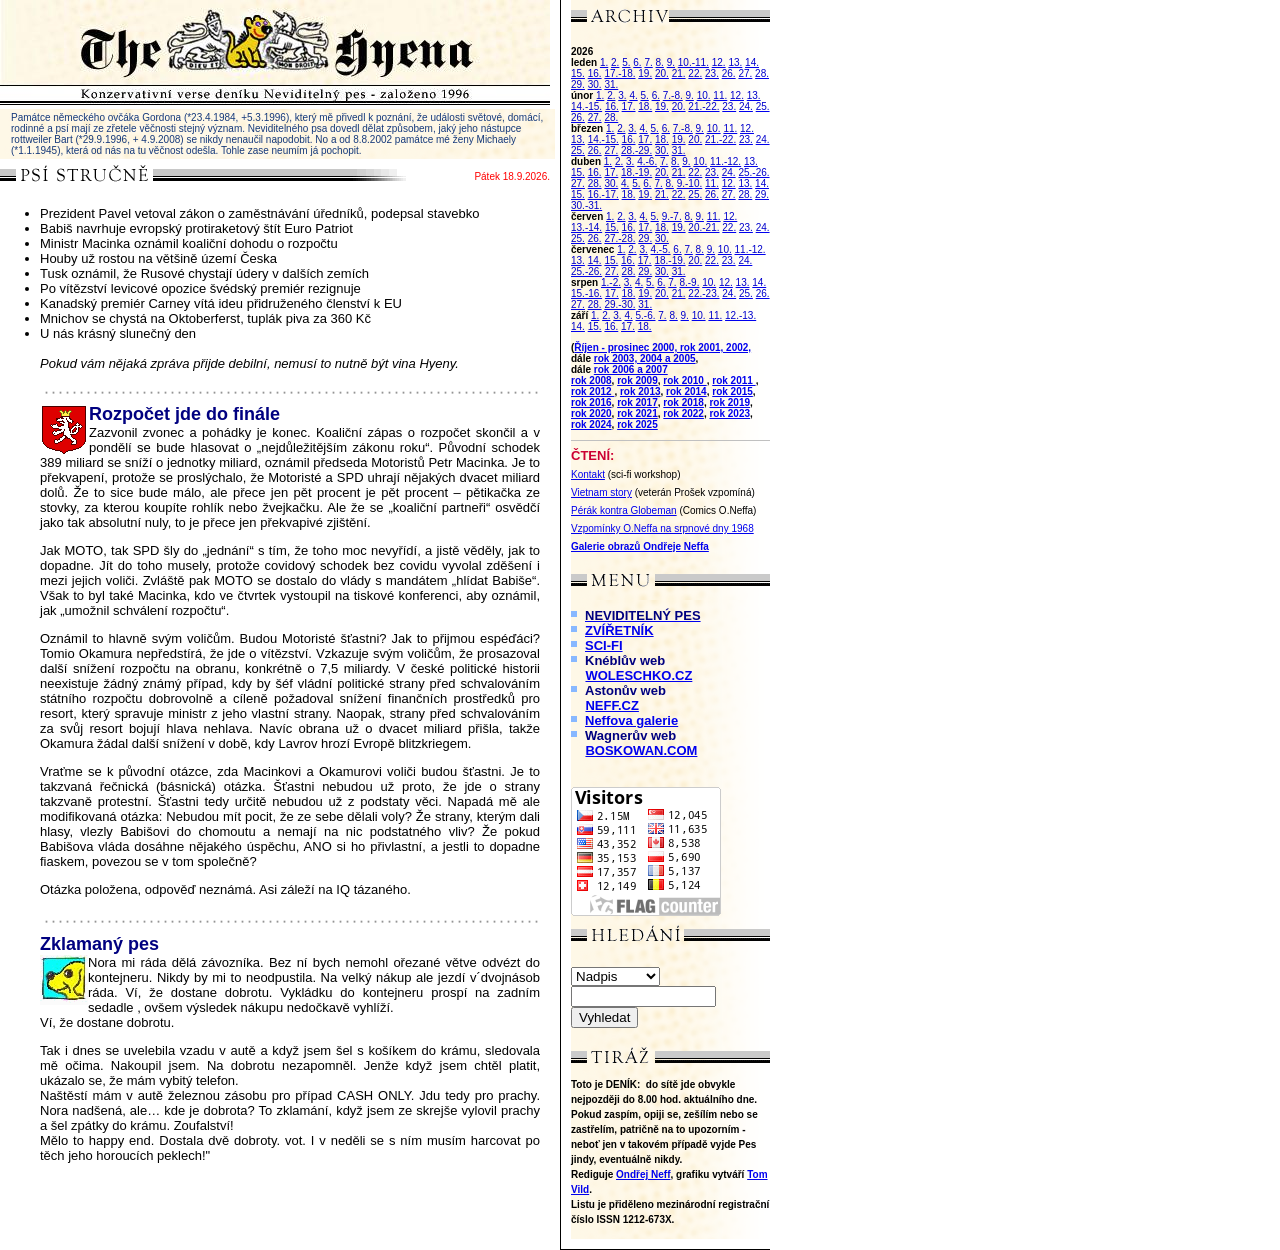
<file: demo/260918.html>
<!-- xxxxxxxxxxxxxxxxxxxx template pro výrobu Hyeny Times xxxxxxxxxxxxxxxxxxxx -->
 <!DOCTYPE HTML PUBLIC "-//W3C//DTD HTML 5.0 Transitional//CZ">
<html><head>
    <meta name="viewport" content="width=device-width, initial-scale=1, viewport-fit=cover">
    <meta name="robots" content="noindex, nofollow">
    <link rel="stylesheet" href="./hyena-mobile.css">
    <script defer src="./hiena-mobile.js"></script>
    <meta charset="utf-8">
<title>The Hyena — mobilní ukázka</title>
</head>
<body bgcolor="White" marginheight="0" marginwidth="0" leftmargin="0" topmargin="0">

<table width="770" border="0" cellspacing="0" cellpadding="0"><tr>
<!-- <td>&nbsp;&nbsp;&nbsp;&nbsp;</td> -->
<td><table width="215" border="0" cellspacing="0" cellpadding="0" align="right"><tr><td width="230"><img src="./assets/site/54a2b65595-ssp-shim.gif" width="5" height="1" hspace="0" vspace="0" border="0" align="left" alt=""></td><td bgcolor="#000000"><img src="./assets/site/54a2b65595-ssp-shim.gif" width="1" height="1" hspace="0" vspace="0" border="0" align="left" alt=""></td><td><td><img src="./assets/site/54a2b65595-ssp-shim.gif" width="5" height="1" hspace="0" vspace="0" border="0" align="left" alt=""></td><td bgcolor="#ffffff"><img src="./assets/site/54a2b65595-ssp-shim.gif" width="5" height="1" hspace="0" vspace="0" border="0" align="left" alt=""></td></td><td bgcolor="#DDDDDD" background="./assets/site/ad7d2750df-fp_bg_right7.gif"><font face="Arial" size="-1">

 <img src="./assets/site/8b7fd8e6c9-hyena_right_archiv.gif" width="199" height="32" hspace="0" vspace="0" border="0" alt="">
<br clear=left>

<!-- zde zacina archiv -->

<font face="Arial" size="-2">





<p><b>2026</b>
<br><b>leden</b>
<a href="https://hyena.cz/25/12/251231pes.html"><font color="#0000CC">1.</font></a>
<a href="https://hyena.cz/26/01/260102pes.html"><font color="#0000CC">2.</font></a>
<a href="https://hyena.cz/26/01/260105pes.html"><font color="#0000CC">5.</font></a>
<a href="https://hyena.cz/26/01/260106pes.html"><font color="#0000CC">6.</font></a>
<a href="https://hyena.cz/26/01/260107pes.html"><font color="#0000CC">7.</font></a>
<a href="https://hyena.cz/26/01/260108pes.html"><font color="#0000CC">8.</font></a>
<a href="https://hyena.cz/26/01/260109pes.html"><font color="#0000CC">9.</font></a>
<a href="https://hyena.cz/26/01/260110pes.html"><font color="#0000CC">10.-11.</font></a>
<a href="https://hyena.cz/26/01/260112pes.html"><font color="#0000CC">12.</font></a>
<a href="https://hyena.cz/26/01/260113pes.html"><font color="#0000CC">13.</font></a>
<a href="https://hyena.cz/26/01/260114pes.html"><font color="#0000CC">14.</font></a>
<a href="https://hyena.cz/26/01/260115pes.html"><font color="#0000CC">15.</font></a>
<a href="https://hyena.cz/26/01/260116pes.html"><font color="#0000CC">16.</font></a>
<a href="https://hyena.cz/26/01/260117pes.html"><font color="#0000CC">17.-18.</font></a>
<a href="https://hyena.cz/26/01/260119pes.html"><font color="#0000CC">19.</font></a>
<a href="https://hyena.cz/26/01/260120pes.html"><font color="#0000CC">20.</font></a>
<a href="https://hyena.cz/26/01/260121pes.html"><font color="#0000CC">21.</font></a>
<a href="https://hyena.cz/26/01/260122pes.html"><font color="#0000CC">22.</font></a>
<a href="https://hyena.cz/26/01/260123pes.html"><font color="#0000CC">23.</font></a>
<a href="https://hyena.cz/26/01/260126pes.html"><font color="#0000CC">26.</font></a>
<a href="https://hyena.cz/26/01/260127pes.html"><font color="#0000CC">27.</font></a>
<a href="https://hyena.cz/26/01/260128pes.html"><font color="#0000CC">28.</font></a>
<a href="https://hyena.cz/26/01/260129pes.html"><font color="#0000CC">29.</font></a>
<a href="https://hyena.cz/26/01/260130pes.html"><font color="#0000CC">30.</font></a>
<a href="https://hyena.cz/26/01/260131pes.html"><font color="#0000CC">31.</font></a>
<br><b>únor</b>
<a href="https://hyena.cz/26/01/260131pes.html"><font color="#0000CC">1.</font></a>
<a href="https://hyena.cz/26/02/260202pes.html"><font color="#0000CC">2.</font></a>
<a href="https://hyena.cz/26/02/260203pes.html"><font color="#0000CC">3.</font></a>
<a href="https://hyena.cz/26/02/260204pes.html"><font color="#0000CC">4.</font></a>
<a href="https://hyena.cz/26/02/260205pes.html"><font color="#0000CC">5.</font></a>
<a href="https://hyena.cz/26/02/260206pes.html"><font color="#0000CC">6.</font></a>
<a href="https://hyena.cz/26/02/260207pes.html"><font color="#0000CC">7.-8.</font></a>
<a href="https://hyena.cz/26/02/260209pes.html"><font color="#0000CC">9.</font></a>
<a href="https://hyena.cz/26/02/260210pes.html"><font color="#0000CC">10.</font></a>
<a href="https://hyena.cz/26/02/260211pes.html"><font color="#0000CC">11.</font></a>
<a href="https://hyena.cz/26/02/260212pes.html"><font color="#0000CC">12.</font></a>
<a href="https://hyena.cz/26/02/260213pes.html"><font color="#0000CC">13.</font></a>
<a href="https://hyena.cz/26/02/260214pes.html"><font color="#0000CC">14.-15.</font></a>
<a href="https://hyena.cz/26/02/260216pes.html"><font color="#0000CC">16.</font></a>
<a href="https://hyena.cz/26/02/260217pes.html"><font color="#0000CC">17.</font></a>
<a href="https://hyena.cz/26/02/260218pes.html"><font color="#0000CC">18.</font></a>
<a href="https://hyena.cz/26/02/260219pes.html"><font color="#0000CC">19.</font></a>
<a href="https://hyena.cz/26/02/260220pes.html"><font color="#0000CC">20.</font></a>
<a href="https://hyena.cz/26/02/260221pes.html"><font color="#0000CC">21.-22.</font></a>
<a href="https://hyena.cz/26/02/260223pes.html"><font color="#0000CC">23.</font></a>
<a href="https://hyena.cz/26/02/260224pes.html"><font color="#0000CC">24.</font></a>
<a href="https://hyena.cz/26/02/260225pes.html"><font color="#0000CC">25.</font></a>
<a href="https://hyena.cz/26/02/260226pes.html"><font color="#0000CC">26.</font></a>
<a href="https://hyena.cz/26/02/260227pes.html"><font color="#0000CC">27.</font></a>
<a href="https://hyena.cz/26/02/260227pes.html"><font color="#0000CC">28.</font></a>
<br><b>březen</b>
<a href="https://hyena.cz/26/02/260227pes.html"><font color="#0000CC">1.</font></a>
<a href="https://hyena.cz/26/03/260302pes.html"><font color="#0000CC">2.</font></a>
<a href="https://hyena.cz/26/03/260303pes.html"><font color="#0000CC">3.</font></a>
<a href="https://hyena.cz/26/03/260304pes.html"><font color="#0000CC">4.</font></a>
<a href="https://hyena.cz/26/03/260305pes.html"><font color="#0000CC">5.</font></a>
<a href="https://hyena.cz/26/03/260306pes.html"><font color="#0000CC">6.</font></a>
<a href="https://hyena.cz/26/03/260307pes.html"><font color="#0000CC">7.-8.</font></a>
<a href="https://hyena.cz/26/03/260309pes.html"><font color="#0000CC">9.</font></a>
<a href="https://hyena.cz/26/03/260310pes.html"><font color="#0000CC">10.</font></a>
<a href="https://hyena.cz/26/03/260311pes.html"><font color="#0000CC">11.</font></a>
<a href="https://hyena.cz/26/03/260312pes.html"><font color="#0000CC">12.</font></a>
<a href="https://hyena.cz/26/03/260313pes.html"><font color="#0000CC">13.</font></a>
<a href="https://hyena.cz/26/03/260314pes.html"><font color="#0000CC">14.-15.</font></a>
<a href="https://hyena.cz/26/03/260316pes.html"><font color="#0000CC">16.</font></a>
<a href="https://hyena.cz/26/03/260317pes.html"><font color="#0000CC">17.</font></a>
<a href="https://hyena.cz/26/03/260318pes.html"><font color="#0000CC">18.</font></a>
<a href="https://hyena.cz/26/03/260319pes.html"><font color="#0000CC">19.</font></a>
<a href="https://hyena.cz/26/03/260320pes.html"><font color="#0000CC">20.</font></a>
<a href="https://hyena.cz/26/03/260321pes.html"><font color="#0000CC">21.-22.</font></a>
<a href="https://hyena.cz/26/03/260323pes.html"><font color="#0000CC">23.</font></a>
<a href="https://hyena.cz/26/03/260324pes.html"><font color="#0000CC">24.</font></a>
<a href="https://hyena.cz/26/03/260325pes.html"><font color="#0000CC">25.</font></a>
<a href="https://hyena.cz/26/03/260326pes.html"><font color="#0000CC">26.</font></a>
<a href="https://hyena.cz/26/03/260327pes.html"><font color="#0000CC">27.</font></a>
<a href="https://hyena.cz/26/03/260328pes.html"><font color="#0000CC">28.-29.</font></a>
<a href="https://hyena.cz/26/03/260330pes.html"><font color="#0000CC">30.</font></a>
<a href="https://hyena.cz/26/03/260331pes.html"><font color="#0000CC">31.</font></a>
<br><b>duben</b>
<a href="https://hyena.cz/26/04/260401pes.html"><font color="#0000CC">1.</font></a>
<a href="https://hyena.cz/26/04/260402pes.html"><font color="#0000CC">2.</font></a>
<a href="https://hyena.cz/26/04/260403pes.html"><font color="#0000CC">3.</font></a>
<a href="https://hyena.cz/26/04/260404pes.html"><font color="#0000CC">4.-6.</font></a>
<a href="https://hyena.cz/26/04/260407pes.html"><font color="#0000CC">7.</font></a>
<a href="https://hyena.cz/26/04/260408pes.html"><font color="#0000CC">8.</font></a>
<a href="https://hyena.cz/26/04/260409pes.html"><font color="#0000CC">9.</font></a>
<a href="https://hyena.cz/26/04/260410pes.html"><font color="#0000CC">10.</font></a>
<a href="https://hyena.cz/26/04/260411pes.html"><font color="#0000CC">11.-12.</font></a>
<a href="https://hyena.cz/26/04/260413pes.html"><font color="#0000CC">13.</font></a>
<a href="https://hyena.cz/26/04/260415pes.html"><font color="#0000CC">15.</font></a>
<a href="https://hyena.cz/26/04/260416pes.html"><font color="#0000CC">16.</font></a>
<a href="https://hyena.cz/26/04/260417pes.html"><font color="#0000CC">17.</font></a>
<a href="https://hyena.cz/26/04/260418pes.html"><font color="#0000CC">18.-19.</font></a>
<a href="https://hyena.cz/26/04/260420pes.html"><font color="#0000CC">20.</font></a>
<a href="https://hyena.cz/26/04/260421pes.html"><font color="#0000CC">21.</font></a>
<a href="https://hyena.cz/26/04/260422pes.html"><font color="#0000CC">22.</font></a>
<a href="https://hyena.cz/26/04/260423pes.html"><font color="#0000CC">23.</font></a>
<a href="https://hyena.cz/26/04/260424pes.html"><font color="#0000CC">24.</font></a>
<a href="https://hyena.cz/26/04/260425pes.html"><font color="#0000CC">25.-26.</font></a>
<a href="https://hyena.cz/26/04/260427pes.html"><font color="#0000CC">27.</font></a>
<a href="https://hyena.cz/26/04/260428pes.html"><font color="#0000CC">28.</font></a>
<a href="https://hyena.cz/26/04/260430pes.html"><font color="#0000CC">30.</font></a>
<a href="https://hyena.cz/26/05/260504pes.html"><font color="#0000CC">4.</font></a>
<a href="https://hyena.cz/26/05/260505pes.html"><font color="#0000CC">5.</font></a>
<a href="https://hyena.cz/26/05/260506pes.html"><font color="#0000CC">6.</font></a>
<a href="https://hyena.cz/26/05/260507pes.html"><font color="#0000CC">7.</font></a>
<a href="https://hyena.cz/26/05/260508pes.html"><font color="#0000CC">8.</font></a>
<a href="https://hyena.cz/26/05/260509pes.html"><font color="#0000CC">9.-10.</font></a>
<a href="https://hyena.cz/26/05/260511pes.html"><font color="#0000CC">11.</font></a>
<a href="https://hyena.cz/26/05/260512pes.html"><font color="#0000CC">12.</font></a>
<a href="https://hyena.cz/26/05/260513pes.html"><font color="#0000CC">13.</font></a>
<a href="https://hyena.cz/26/05/260514pes.html"><font color="#0000CC">14.</font></a>
<a href="https://hyena.cz/26/05/260515pes.html"><font color="#0000CC">15.</font></a>
<a href="https://hyena.cz/26/05/260516pes.html"><font color="#0000CC">16.-17.</font></a>
<a href="https://hyena.cz/26/05/260518pes.html"><font color="#0000CC">18.</font></a>
<a href="https://hyena.cz/26/05/260519pes.html"><font color="#0000CC">19.</font></a>
<a href="https://hyena.cz/26/05/260521pes.html"><font color="#0000CC">21.</font></a>
<a href="https://hyena.cz/26/05/260522pes.html"><font color="#0000CC">22.</font></a>
<a href="https://hyena.cz/26/05/260525pes.html"><font color="#0000CC">25.</font></a>
<a href="https://hyena.cz/26/05/260526pes.html"><font color="#0000CC">26.</font></a>
<a href="https://hyena.cz/26/05/260527pes.html"><font color="#0000CC">27.</font></a>
<a href="https://hyena.cz/26/05/260528pes.html"><font color="#0000CC">28.</font></a>
<a href="https://hyena.cz/26/05/260529pes.html"><font color="#0000CC">29.</font></a>
<a href="https://hyena.cz/26/05/260530pes.html"><font color="#0000CC">30.-31.</font></a>

<br><b>červen</b>
<a href="https://hyena.cz/26/06/260601pes.html"><font color="#0000CC">1.</font></a>
<a href="https://hyena.cz/26/06/260602pes.html"><font color="#0000CC">2.</font></a>
<a href="https://hyena.cz/26/06/260603pes.html"><font color="#0000CC">3.</font></a>
<a href="https://hyena.cz/26/06/260604pes.html"><font color="#0000CC">4.</font></a>
<a href="https://hyena.cz/26/06/260605pes.html"><font color="#0000CC">5.</font></a>
<a href="https://hyena.cz/26/06/260606pes.html"><font color="#0000CC">9.-7.</font></a>
<a href="https://hyena.cz/26/06/260608pes.html"><font color="#0000CC">8.</font></a>
<a href="https://hyena.cz/26/06/260609pes.html"><font color="#0000CC">9.</font></a>
<a href="https://hyena.cz/26/06/260611pes.html"><font color="#0000CC">11.</font></a>
<a href="https://hyena.cz/26/06/260612pes.html"><font color="#0000CC">12.</font></a>
<a href="https://hyena.cz/26/06/260613pes.html"><font color="#0000CC">13.-14.</font></a>
<a href="https://hyena.cz/26/06/260615pes.html"><font color="#0000CC">15.</font></a>
<a href="https://hyena.cz/26/06/260616pes.html"><font color="#0000CC">16.</font></a>
<a href="https://hyena.cz/26/06/260617pes.html"><font color="#0000CC">17.</font></a>
<a href="https://hyena.cz/26/06/260618pes.html"><font color="#0000CC">18.</font></a>
<a href="https://hyena.cz/26/06/260619pes.html"><font color="#0000CC">19.</font></a>
<a href="https://hyena.cz/26/06/260620pes.html"><font color="#0000CC">20.-21.</font></a>
<a href="https://hyena.cz/26/06/260622pes.html"><font color="#0000CC">22.</font></a>
<a href="https://hyena.cz/26/06/260623pes.html"><font color="#0000CC">23.</font></a>
<a href="https://hyena.cz/26/06/260624pes.html"><font color="#0000CC">24.</font></a>
<a href="https://hyena.cz/26/06/260625pes.html"><font color="#0000CC">25.</font></a>
<a href="https://hyena.cz/26/06/260626pes.html"><font color="#0000CC">26.</font></a>
<a href="https://hyena.cz/26/06/260627pes.html"><font color="#0000CC">27.-28.</font></a>
<a href="https://hyena.cz/26/06/260629pes.html"><font color="#0000CC">29.</font></a>
<a href="https://hyena.cz/26/06/260630pes.html"><font color="#0000CC">30.</font></a>
<br><b>červenec</b>
<a href="https://hyena.cz/26/07/260701pes.html"><font color="#0000CC">1.</font></a>
<a href="https://hyena.cz/26/07/260702pes.html"><font color="#0000CC">2.</font></a>
<a href="https://hyena.cz/26/07/260703pes.html"><font color="#0000CC">3.</font></a>
<a href="https://hyena.cz/26/07/260704pes.html"><font color="#0000CC">4.-5.</font></a>
<a href="https://hyena.cz/26/07/260706pes.html"><font color="#0000CC">6.</font></a>
<a href="https://hyena.cz/26/07/260707pes.html"><font color="#0000CC">7.</font></a>
<a href="https://hyena.cz/26/07/260708pes.html"><font color="#0000CC">8.</font></a>
<a href="https://hyena.cz/26/07/260709pes.html"><font color="#0000CC">9.</font></a>
<a href="https://hyena.cz/26/07/260710pes.html"><font color="#0000CC">10.</font></a>
<a href="https://hyena.cz/26/07/260711pes.html"><font color="#0000CC">11.-12.</font></a>
<a href="https://hyena.cz/26/07/260713pes.html"><font color="#0000CC">13.</font></a>
<a href="https://hyena.cz/26/07/260714pes.html"><font color="#0000CC">14.</font></a>
<a href="https://hyena.cz/26/07/260715pes.html"><font color="#0000CC">15.</font></a>
<a href="https://hyena.cz/26/07/260716pes.html"><font color="#0000CC">16.</font></a>
<a href="https://hyena.cz/26/07/260717pes.html"><font color="#0000CC">17.</font></a>
<a href="https://hyena.cz/26/07/260718pes.html"><font color="#0000CC">18.-19.</font></a>
<a href="https://hyena.cz/26/07/260720pes.html"><font color="#0000CC">20.</font></a>
<a href="https://hyena.cz/26/07/260722pes.html"><font color="#0000CC">22.</font></a>
<a href="https://hyena.cz/26/07/260723pes.html"><font color="#0000CC">23.</font></a>
<a href="https://hyena.cz/26/07/260724pes.html"><font color="#0000CC">24.</font></a>
<a href="https://hyena.cz/26/07/260725pes.html"><font color="#0000CC">25.-26.</font></a>
<a href="https://hyena.cz/26/07/260727pes.html"><font color="#0000CC">27.</font></a>
<a href="https://hyena.cz/26/07/260728pes.html"><font color="#0000CC">28.</font></a>
<a href="https://hyena.cz/26/07/260729pes.html"><font color="#0000CC">29.</font></a>
<a href="https://hyena.cz/26/07/260730pes.html"><font color="#0000CC">30.</font></a>
<a href="https://hyena.cz/26/07/260731pes.html"><font color="#0000CC">31.</font></a>
<br><b>srpen</b>
<a href="https://hyena.cz/26/08/260801pes.html"><font color="#0000CC">1.-2.</font></a>
<a href="https://hyena.cz/26/08/260803pes.html"><font color="#0000CC">3.</font></a>
<a href="https://hyena.cz/26/08/260804pes.html"><font color="#0000CC">4.</font></a>
<a href="https://hyena.cz/26/08/260805pes.html"><font color="#0000CC">5.</font></a>
<a href="https://hyena.cz/26/08/260806pes.html"><font color="#0000CC">6.</font></a>
<a href="https://hyena.cz/26/08/260807pes.html"><font color="#0000CC">7.</font></a>
<a href="https://hyena.cz/26/08/260808pes.html"><font color="#0000CC">8.-9.</font></a>
<a href="https://hyena.cz/26/08/260810pes.html"><font color="#0000CC">10.</font></a>
<a href="https://hyena.cz/26/08/260812pes.html"><font color="#0000CC">12.</font></a>
<a href="https://hyena.cz/26/08/260813pes.html"><font color="#0000CC">13.</font></a>
<a href="https://hyena.cz/26/08/260814pes.html"><font color="#0000CC">14.</font></a>
<a href="https://hyena.cz/26/08/260815pes.html"><font color="#0000CC">15.-16.</font></a>
<a href="https://hyena.cz/26/08/260817pes.html"><font color="#0000CC">17.</font></a>
<a href="https://hyena.cz/26/08/260818pes.html"><font color="#0000CC">18.</font></a>
<a href="https://hyena.cz/26/08/260819pes.html"><font color="#0000CC">19.</font></a>
<a href="https://hyena.cz/26/08/260820pes.html"><font color="#0000CC">20.</font></a>
<a href="https://hyena.cz/26/08/260821pes.html"><font color="#0000CC">21.</font></a>
<a href="https://hyena.cz/26/08/260822pes.html"><font color="#0000CC">22.-23.</font></a>
<a href="https://hyena.cz/26/08/260824pes.html"><font color="#0000CC">24.</font></a>
<a href="https://hyena.cz/26/08/260825pes.html"><font color="#0000CC">25.</font></a>
<a href="https://hyena.cz/26/08/260826pes.html"><font color="#0000CC">26.</font></a>
<a href="https://hyena.cz/26/08/260827pes.html"><font color="#0000CC">27.</font></a>
<a href="https://hyena.cz/26/08/260828pes.html"><font color="#0000CC">28.</font></a>
<a href="https://hyena.cz/26/08/260829pes.html"><font color="#0000CC">29.-30.</font></a>
<a href="https://hyena.cz/26/08/260831pes.html"><font color="#0000CC">31.</font></a>
<br><b>září</b>
<a href="https://hyena.cz/26/09/260901pes.html"><font color="#0000CC">1.</font></a>
<a href="https://hyena.cz/26/09/260902pes.html"><font color="#0000CC">2.</font></a>
<a href="https://hyena.cz/26/09/260903pes.html"><font color="#0000CC">3.</font></a>
<a href="https://hyena.cz/26/09/260904pes.html"><font color="#0000CC">4.</font></a>
<a href="https://hyena.cz/26/09/260905pes.html"><font color="#0000CC">5.-6.</font></a>
<a href="https://hyena.cz/26/09/260907pes.html"><font color="#0000CC">7.</font></a>
<a href="https://hyena.cz/26/09/260908pes.html"><font color="#0000CC">8.</font></a>
<a href="https://hyena.cz/26/09/260909pes.html"><font color="#0000CC">9.</font></a>
<a href="https://hyena.cz/26/09/260910pes.html"><font color="#0000CC">10.</font></a>
<a href="https://hyena.cz/26/09/260911pes.html"><font color="#0000CC">11.</font></a>
<a href="https://hyena.cz/26/09/260912pes.html"><font color="#0000CC">12.-13.</font></a>
<a href="https://hyena.cz/26/09/260914pes.html"><font color="#0000CC">14.</font></a>
<a href="https://hyena.cz/26/09/260915pes.html"><font color="#0000CC">15.</font></a>
<a href="https://hyena.cz/26/09/260916pes.html"><font color="#0000CC">16.</font></a>
<a href="https://hyena.cz/26/09/260917pes.html"><font color="#0000CC">17.</font></a>
<a href="https://hyena.cz/26/09/260918pes.html"><font color="#0000CC">18.</font></a>


 <p>
<b>(<a href="https://hyena.cz/archiv.html" target="_blank">Říjen - prosinec 2000, rok 2001, 2002, </a> dále <a href="https://hyena.cz/archiv1.html" target="_blank">rok 2003,  2004 a 2005</a>,<br>
dále <a href="https://hyena.cz/archiv2.html" target="_blank">rok 2006 a 2007</a>
<br> <a href="https://hyena.cz/archiv3.html" target="_blank">rok 2008</a>,  <a href="https://hyena.cz/archiv4.html" target="_blank">rok 2009</a>,  <a href="https://hyena.cz/archiv5.html" target="_blank">rok 2010 </a>, <a href="https://hyena.cz/archiv6.htm" target="_blank">rok 2011 </a>, <a href="https://hyena.cz/archiv7.htm" target="_blank">rok 2012 </a>,  <a href="https://hyena.cz/archiv8.htm" target="_blank">rok 2013</a>, <a href="https://hyena.cz/archiv9.htm" target="_blank">rok 2014</a>, <a href="https://hyena.cz/archiv10.htm" target="_blank">rok 2015</a>, <a href="https://hyena.cz/archiv11.htm" target="_blank" target="_blank">rok 2016</a>, <a href="https://hyena.cz/inc/archiv12.htm" target="_blank" target="_blank">rok 2017</a>,  <a href="https://hyena.cz/inc/archiv13.htm" target="_blank">rok 2018</a>,  <a href="https://hyena.cz/inc/archiv14.htm" target="_blank">rok 2019</a>,  <a href="https://hyena.cz/inc/archiv15.htm" target="_blank">rok 2020</a>, <a href="https://hyena.cz/inc/archiv16.htm" target="_blank">rok 2021</a>, <a href="https://hyena.cz/inc/archiv17.htm" target="_blank">rok 2022</a>, <a href="https://hyena.cz/inc/archiv18.htm" target="_blank">rok 2023</a>, <a href="https://hyena.cz/inc/archiv19.htm" target="_blank">rok 2024</a>, <a href="https://hyena.cz/inc/archiv20.htm" target="_blank">rok 2025</a>

</b>
<hr size=1 color="silver" noshade>
<font color="#CC0033" size=-1><b>ČTENÍ:</b></font>
<br><a href="http://hyena.cz/cteni/kontakt/" target="_blank">Kontakt</a> (sci-fi workshop)
<!-- xxxxxxxxxxxxxxxxxxxxxxxxxxxxxxxxxxxxxxxxxxxxxxxxxxxxxxxxxxxxxx
<br><a href="http://hyena.cz/cteni/zlata/" target="_blank">Zlatá padesátá</a> (vzpomínky na dětství)-->
<br><a href="http://www.hyena.cz/cteni/vietnam/vietnam1.html" target="_blank">Vietnam story</a> (veterán Prošek vzpomíná)
<br><a href="http://www.hyena.cz/perak/" target="_blank">Pérák kontra Globeman</a> (Comics O.Neffa)
<br><a href="http://www.hyena.cz/dokumenty/okupace/okupace1.html" target="_blank">Vzpomínky O.Neffa na srpnové dny 1968</a>
<br><a href="http://neff.cz/galerie/galerie/" target="_blank"><b>Galerie obrazů Ondřeje Neffa</b></a>
<!-- zde konci archiv -->
 <p>
<img src="./assets/site/deab994a78-hyena_right_menu.gif" width="199" height="32" hspace="0" vspace="0" border="0" alt=""><br clear=all>
<font face="Arial" size="-1">
<!-- zde zacina menu -->
 <p><img src="./assets/site/4d9d99ae4b-fp_ctverecek.gif" width="14" height="10" hspace="0" vspace="0" border="0" align="left" alt="">
<b><a href="http://neviditelnypes.zpravy.cz/"><font color="#000080">NEVIDITELNÝ PES
<br><img src="./assets/site/4d9d99ae4b-fp_ctverecek.gif" width="14" height="10" hspace="0" vspace="0" border="0" align="left" alt=""><a href=""><a href="http://neviditelnypes.zpravy.cz/p_zviretnik.asp">ZVÍŘETNÍK</a>

<br><img src="./assets/site/4d9d99ae4b-fp_ctverecek.gif" width="14" height="10" hspace="0" vspace="0" border="0" align="left" alt=""><a href="http://neviditelnypes.zpravy.cz/p_scifi.asp">SCI-FI</a>
<br><img src="./assets/site/4d9d99ae4b-fp_ctverecek.gif" width="14" height="10" hspace="0" vspace="0" border="0" align="left" alt=""><b>Knéblův web
<br>&nbsp;&nbsp;&nbsp;&nbsp;<a href="http://www.woleschko.cz/" target="_blank">WOLESCHKO.CZ</a></b>
<br><img src="./assets/site/4d9d99ae4b-fp_ctverecek.gif" width="14" height="10" hspace="0" vspace="0" border="0" align="left" alt=""><b>Astonův web
<br>&nbsp;&nbsp;&nbsp;&nbsp;<a href="http://www.neff.cz/" target="_blank">NEFF.CZ</a></b>
<br><img src="./assets/site/4d9d99ae4b-fp_ctverecek.gif" width="14" height="10" hspace="0" vspace="0" border="0" align="left" alt=""><a href="http://www.neff.cz/galerie/webgalerie/"><b>Neffova galerie</b></a>
<br><img src="./assets/site/4d9d99ae4b-fp_ctverecek.gif" width="14" height="10" hspace="0" vspace="0" border="0" align="left" alt="">Wagnerův web
<br>&nbsp;&nbsp;&nbsp;&nbsp;<a href="http://www.boskowan.com/www/jirka" target="_blank">BOSKOWAN.COM</a>
<!-- <br><img src="./assets/site/4d9d99ae4b-fp_ctverecek.gif" width="14" height="10" hspace="0" vspace="0" border="0" align="left" alt="">Ondry Suchého web
<br>&nbsp;&nbsp;&nbsp;&nbsp;<a href="http://www.semanovice.cz/" target="_blank">ŠEMANOVICE</a>
<br><img src="./assets/site/4d9d99ae4b-fp_ctverecek.gif" width="14" height="10" hspace="0" vspace="0" border="0" align="left" alt="">Karla Pacnera web
<br>&nbsp;&nbsp;&nbsp;&nbsp;<a href="http://www.karelpacner.cz/" target="_blank">KARELPACNER.CZ</a>

<br><img src="./assets/site/4d9d99ae4b-fp_ctverecek.gif" width="14" height="10" hspace="0" vspace="0" border="0" align="left" alt="">Jiřího W. Procházky web
<br>&nbsp;&nbsp;&nbsp;&nbsp;<a href="http://www.jwp-prochazka.cz/" target="_blank">JWP</a>
 -->





<center><table><tr><td>

<SCRIPT language=JavaScript type=text/javascript>
function preber(obj){
var name = 'hledani';
var index = obj.hledej_podle.selectedIndex;
var u = 'result.php3?static=' + obj.statik.value + '&wid=' + obj.wid.value + '&hledej=' + obj.hledej.value + '&hledej_podle=' + obj.hledej_podle.options[index].value + '&datum=' + obj.datum.value;
if (obj.statik.value == '1') { ur = 'http://pes.internet.cz' + '/hledani/' + u; }
else { ur = u; }
window.open(ur,name,'width=500,height=500,location=no,toolbar=no,menubar=yes,scrollbars=no,directories=no')
}
</SCRIPT></td></tr></table>
</center>



<!-- zde konci menu --></font><p>

<!-- xxxxxxxxxxxxxxxxxxxxxxxxxxx  vlajcicky zacatek xxxxxxxxxxxxxxxxxxxxx -->

<a href="http://info.flagcounter.com/7cys"><img src="./assets/site/edff7475ba-flags_0.png" alt="Flag Counter" border="0"></a>
<!-- xxxxxxxxxxxxxxxxxxxxxxxxxxx  vlajcicky konec xxxxxxxxxxxxxxxxxxxxx -->


<img src="./assets/site/a7cedc384c-hyena_right_hledani.gif" width="199" height="32" hspace="0" vspace="0" border="0" alt=""><br clear=all>
<font face="Arial" size="-1"><!-- zde zacina hledani -->

<form name="form" action="https://hyena.cz/"><INPUT name=wid type=hidden value=1> <INPUT name=statik type=hidden value=1> <INPUT name=datum type=hidden value=970783200>
<SELECT name=hledej_podle> <OPTION selected value=nadpis>Nadpis<OPTION value=autor>Autor<OPTION value=clanek>Text clánku</OPTION></SELECT>
<INPUT maxLength=30 name=hledej size=16 WRAP="PHYSICAL">
<INPUT onclick=preber(document.form) type=button value=Vyhledat>
</FORM>

<!-- zde konci hledani --></font><p>

<font face="Arial" size="-2"><!-- zde zacina tiraz -->
<img src="./assets/site/a89616d368-hyena_right_tiraz.gif" width="199" height="32" hspace="0" vspace="0" border="0" alt=""><br clear=all>

<b>Toto je DENÍK:&nbsp;</b> <b>do sítě jde obvykle nejpozději do 8.00 hod. aktuálního dne. Pokud zaspím, opiji se, zešílím nebo se zastřelím, patričně na to upozorním - neboť jen v takovém případě vyjde Pes jindy, eventuálně nikdy.&nbsp;</b>
<br><b>Rediguje <a href="mailto:ondrejneff@gmail.com">Ondřej Neff</a>, grafiku vytváří <a href="mailto:tom@internet.cz">Tom Vild</a>.</b>
<br>Listu je přiděleno mezinárodní registrační číslo ISSN 1212-673X.

<!-- zde konci tiraz --></font><p>
<table width="100%" border="0" cellspacing="0" cellpadding="0"><tr><td bgcolor="#FFFFFF"><img src="./assets/site/54a2b65595-ssp-shim.gif" width="1" height="10" hspace="0" vspace="0" border="0" align="left" alt=""></td></tr></table>
</td></tr>
<tr><td></td><td height="1" colspan="5" bgcolor="#000000"><img src="./assets/site/54a2b65595-ssp-shim.gif" width="50" height="1" hspace="0" vspace="0" border="0" align="left" alt=""></td></tr>
</table>
<a href="http://hyena.cz/"><img src="./assets/site/f5d6252a38-hyena_titul4a.jpg" width="550" height="105" hspace="0" vspace="0" border="0" alt=""></a><!-- <br> -->
<font face="Arial" size="-2">

</font>


<font face="Arial" size="-1">
<!-- <img src="./assets/site/6623568a7f-hyena_left_strucne1.gif" width="199" height="32" hspace="0" vspace="0" border="0" alt=""><img src="./assets/site/df9f964f7c-hyena_left_gradient.gif" width="61" height="32" hspace="0" vspace="0" border="0" alt=""> -->
<font face="Arial" size="-2">
<table border="0" cellspacing="0" cellpadding="3" background="./assets/site/2aae08e45d-fp_bg_center3.gif"><tr><td><img src="./assets/site/54a2b65595-ssp-shim.gif" width="2" height="1" hspace="0" vspace="0" border="0" align="left" alt=""></td><td><font face="Arial" size="-2" color="#15397B">
Památce německého ovčáka Gordona (*23.4.1984, +5.3.1996), který mě přivedl k poznání, že události světové, domácí, rodinné a psí mají ze zřetele věčnosti stejný význam. Neviditelného psa dovedl dělat způsobem, jaký jeho nástupce rottweiler Bart (*29.9.1996, + 4.9.2008) se nikdy nenaučil napodobit. No a od 8.8.2002 památce mé ženy Michaely (*1.1.1945), která od nás na tu věčnost odešla. Tohle zase neumím já pochopit.
</td></tr></table>

<table width="550" border="0" cellspacing="0" cellpadding="0"><tr><td valign=top>



<table border="0" cellspacing="0" cellpadding="0"><tr><td><img src="./assets/site/6623568a7f-hyena_left_strucne1.gif" width="199" height="32" hspace="0" vspace="0" border="0"></td><td><img src="./assets/site/ce17e0d0a0-hyena_left_gradient2.gif" width="210" height="32" hspace="0" vspace="0" border="0" alt=""></td></tr></table>



</td><td align="right"><div align=right>


 <font size="-2" color="#FF0000">Pátek 18.9.2026.</font>

 </div></td></tr></table>
 <font face="Helvetica CE, Arial CE, Arial, Helvetica, sans-serif" size=-1>
 <ul>
 <!-- xxxxxxxxxxxxxxxxxxxxxxxx  odsud stručně   xxxxxxxxxxxxxxxxxxxxxxxxxxxxxxxx -->
<li>Prezident Pavel vetoval zákon o zaměstnávání úředníků, podepsal stavebko
<li>Babiš navrhuje evropský protiraketový štít Euro Patriot
<li>Ministr Macinka oznámil koaliční dohodu o rozpočtu
<li>Houby už rostou na většině území Česka
<li>Tusk oznámil, že Rusové chystají údery v dalších zemích
<li>Po vítězství levicové opozice švédský premiér rezignuje
<li>Kanadský premiér Carney vítá ideu přidruženého členství k EU
<li>Mnichov se chystá na Oktoberferst, tuplák piva za 360 Kč
<li>U nás krásný slunečný den




<br>
<br><i>Pokud vám nějaká zpráva přijde debilní, nemusí to nutně být vina Hyeny.</i></i>
</font>
<!--
<center><img src="https://hyena.cz/obr2026/260202gari.jpg"> </center>

<a href="https://www.hyena.cz/23/06/230623pes.html">nepodstatného detailu.</a>

<p><b>   </b><br>  <p>  <br>   #364956
-->
<!-- xxxxxxxxxxxxxxxxxxxxxxxxxxxxxxxxxxxxxxxxxxxxxxxxxxxxxxxxxxxxxx -->
 <p> <div style="width:500px; text-align:justify">

<table width="500" height="3"><tr><td height="15"><img
 src="./assets/site/f7ebc1551f-tecky.png" width="500" height="15" alt="
 border="0"></td></tr> </table>
 <b><font color="navy" size="+1">
<IMG align=left alt="" border=0 height=51  src="./assets/site/5c75c99a8f-polcr1.gif" width=49>

Rozpočet jde do finále
</b></font></font> <br>
Zazvonil zvonec a pohádky je konec. Koaliční zápas o rozpočet skončil a v pondělí se bude hlasovat o „nejdůležitějším zákonu roku“. Původní schodek 389 miliard se sníží o jednotky miliard, oznámil předseda Motoristů Petr Macinka. Je to překvapení, protože se proslýchalo, že Motoristé a SPD uhrají nějakých dvacet miliard dolů. Že to sice bude málo, ale přece jen pět procent je pět procent – pětikačka ze stovky, za kterou koupíte rohlík nebo žvejkačku. Ale že se „koaliční partneři“ osvědčí jako tak absolutní nuly, to je přece jen překvapivé zjištění.
<p>
Jak MOTO, tak SPD šly do „jednání“ s tím, že toho moc nevyřídí, a jistě věděly, jak to dopadne. Jít do toho musely, protože covidový schodek bez covidu vyvolal zděšení i mezi jejich voliči. Zvláště pak MOTO se dostalo do vlády s mandátem „hlídat Babiše“. Však to byl také Macinka, kdo ve čtvrtek vystoupil na tiskové konferenci, aby oznámil, jak „umožnil schválení rozpočtu“.
<p>
Oznámil to hlavně svým voličům. Budou Motoristé šťastni? Jak to přijmou espéďáci?
Tomio Okamura nepředstírá, že jde o vítězství. Vzkazuje svým voličům, že prosazoval další snížení rozpočtu na obranu, konkrétně o 7,5 miliardy. V české politické historii neexistuje žádný známý případ, kdy by šéf vládní politické strany před schvalováním státního rozpočtu dobrovolně a cíleně požadoval snížení finančních prostředků pro resort, který spravuje ministr z jeho vlastní strany. Naopak, strany před schvalováním za svůj resort bojují hlava nehlava. Navíc obrana už o dvacet miliard přišla, takže Okamura žádal další snížení v době, kdy Lavrov hrozí Evropě blitzkriegem.
<p>
Vraťme se k původní otázce, zda Macinkovi a Okamurovi voliči budou šťastni. Je to takzvaná řečnická (básnická) otázka. Šťastni nebudou už proto, že jde o strany takzvaně protestní. Šťastni tedy určitě nebudou už z podstaty věci. Napadá mě ale modifikovaná otázka: Nebudou mít pocit, že ze sebe dělali voly? Že strany, kterým dali hlasy, vlezly Babišovi do chomoutu a nemají na nic podstatného vliv? Že pokud Babišova vláda dosáhne nějakého úspěchu, ANO si ho přivlastní, a jestli to dopadne fiaskem, povezou se v tom společně?
<p>
Otázka položena, odpověď neznámá. Asi záleží na IQ tázaného.

<p>
 <table width="500" height="3"><tr><td height="15"><img
 src="./assets/site/f7ebc1551f-tecky.png" width="500" height="15" alt="
 border="0"></td></tr></table>
<b><font color="navy" size="+1">
Zklamaný pes

</font></b><br>
<img src="./assets/site/c6af9cdcdc-pes1.gif" align="left"  border=0 width=48 height=50>

Nora mi ráda dělá závozníka. Bez ní bych nemohl ořezané větve odvézt do kontejneru. Nikdy by mi to neodpustila. Na velký nákup ale jezdí v´dvojnásob ráda. Ví, že dostane dobrotu. Vykládku do kontejneru prospí na zadním sedadle , ovšem výsledek nákupu nedočkavě vyhlíží.
<br>Ví, že dostane dobrotu.
<p>Tak i dnes se uvelebila vzadu v autě a když jsem šel s košíkem do krámu, sledovala mě očima. Nakoupil jsem. Na dobrotu nezapomněl. Jenže když jsem chtěl platit, ukázalo se, že mám vybitý telefon.
<br>Naštěstí mám v autě železnou zásobu pro případ CASH ONLY. Jdu tedy pro prachy. Nora nadšená, ale… kde je dobrota? To zklamání, když jsem ze skrejše vylovil prachy a šel zpátky do krámu. Zoufalství!
<br>Mělo to happy end. Dostala dvě dobroty.
vot. I v neděli se s ním musím harcovat po těch jeho horoucích peklech!"
</file>
<file: pages.css>
:root {
  color-scheme: light;
  font-family: Georgia, "Times New Roman", serif;
  background: #eee8da;
  color: #171717;
}

* {
  box-sizing: border-box;
}

body {
  margin: 0;
  background:
    linear-gradient(rgba(255, 253, 248, 0.96), rgba(255, 253, 248, 0.96)),
    repeating-linear-gradient(45deg, #eadfca 0 2px, transparent 2px 7px);
  line-height: 1.55;
}

main {
  width: min(100% - 2rem, 54rem);
  margin: 0 auto;
  padding: clamp(2rem, 7vw, 5rem) 0 4rem;
}

.intro {
  display: grid;
  grid-template-columns: 180px 1fr;
  gap: clamp(1.5rem, 5vw, 3.5rem);
  align-items: center;
  padding-bottom: clamp(2rem, 6vw, 4rem);
  border-bottom: 4px double #181818;
}

.intro img {
  display: block;
  width: 180px;
  height: 180px;
  border-radius: 2rem;
}

h1,
h2,
p {
  margin-top: 0;
}

h1 {
  max-width: 12ch;
  margin-bottom: 0.8rem;
  font-size: clamp(2.35rem, 7vw, 4.75rem);
  line-height: 0.98;
  letter-spacing: -0.055em;
}

.lead {
  max-width: 39rem;
  margin-bottom: 0;
  font-size: clamp(1.05rem, 2.2vw, 1.25rem);
}

section {
  padding: clamp(2rem, 6vw, 3.5rem) 0 0;
}

h2 {
  margin-bottom: 1rem;
  font-size: clamp(1.35rem, 3vw, 1.75rem);
}

.editions {
  border-top: 1px solid #bcb3a2;
}

.editions a {
  display: grid;
  grid-template-columns: 11rem minmax(0, 1fr) auto;
  gap: 1rem;
  align-items: baseline;
  padding: 1.15rem 0;
  border-bottom: 1px solid #bcb3a2;
  color: #141414;
  text-decoration: none;
}

.editions a:hover strong,
.editions a:focus-visible strong {
  color: #001ca8;
  text-decoration: underline;
  text-underline-offset: 0.14em;
}

.editions time {
  font-family: Arial, Helvetica, sans-serif;
  font-size: 0.82rem;
  font-weight: 700;
  text-transform: uppercase;
  letter-spacing: 0.035em;
}

.editions strong {
  font-size: 1.08rem;
}

.editions a > span {
  color: #001ca8;
  font-family: Arial, Helvetica, sans-serif;
  font-size: 0.88rem;
  font-weight: 700;
  white-space: nowrap;
}

.explanation,
.install-guide {
  max-width: 48rem;
}

.change-summary {
  margin: 1.8rem 0 0;
  border-top: 1px solid #bcb3a2;
}

.change-summary > div {
  display: grid;
  grid-template-columns: 9rem 1fr;
  gap: 1.2rem;
  padding: 0.9rem 0;
  border-bottom: 1px solid #bcb3a2;
}

.change-summary dt {
  font-weight: 700;
}

.change-summary dd {
  margin: 0;
}

.explanation code,
.install-guide :not(pre) > code {
  padding: 0.08rem 0.25rem;
  background: #e7dfcf;
  font-size: 0.92em;
}

.section-intro {
  max-width: 43rem;
  font-size: 1.08rem;
}

.install-steps {
  margin: 2rem 0 2.5rem;
  padding: 0;
  list-style: none;
  counter-reset: install-step;
}

.install-steps > li {
  position: relative;
  padding: 1.7rem 0 1.7rem 3.5rem;
  border-top: 1px solid #bcb3a2;
  counter-increment: install-step;
}

.install-steps > li:last-child {
  border-bottom: 1px solid #bcb3a2;
}

.install-steps > li::before {
  position: absolute;
  top: 1.52rem;
  left: 0;
  display: grid;
  width: 2.3rem;
  height: 2.3rem;
  border: 1px solid #1b1b1b;
  border-radius: 50%;
  place-items: center;
  content: counter(install-step);
  font: 700 0.9rem/1 Arial, Helvetica, sans-serif;
}

h3 {
  margin: 0 0 0.6rem;
  font-size: 1.18rem;
}

.server-path {
  margin: 0.8rem 0;
}

.server-path code {
  display: inline-block;
  padding: 0.5rem 0.65rem !important;
  border: 1px solid #bcb3a2;
  background: #fff !important;
  font-size: 0.95rem !important;
}

.note {
  margin-bottom: 0;
  color: #4a463f;
  font-size: 0.94rem;
}

.code-box {
  margin: 1rem 0;
  overflow: hidden;
  border: 1px solid #2c2b29;
  background: #171717;
  color: #f7f1e4;
}

.code-toolbar {
  display: flex;
  align-items: center;
  justify-content: space-between;
  gap: 1rem;
  min-height: 2.8rem;
  padding: 0.45rem 0.55rem 0.45rem 0.8rem;
  border-bottom: 1px solid #4c4a45;
  font: 700 0.78rem/1.2 Arial, Helvetica, sans-serif;
}

.code-toolbar code {
  color: inherit;
}

.code-toolbar button {
  min-height: 2rem;
  padding: 0.35rem 0.65rem;
  border: 1px solid #d9d2c5;
  border-radius: 0.2rem;
  background: transparent;
  color: #fff;
  font: 700 0.78rem/1 Arial, Helvetica, sans-serif;
  cursor: pointer;
}

.code-toolbar button:hover,
.code-toolbar button:focus-visible {
  background: #fff;
  color: #171717;
}

.code-toolbar button.is-copied {
  border-color: #8bd69b;
  color: #aef0bc;
}

.code-toolbar button.copy-failed {
  border-color: #efb1a2;
  color: #ffd0c5;
}

.code-box pre {
  margin: 0;
  padding: 1rem;
  overflow-x: auto;
  font: 0.84rem/1.55 ui-monospace, SFMono-Regular, Consolas, "Liberation Mono", monospace;
  tab-size: 2;
  -webkit-overflow-scrolling: touch;
}

.code-box pre code {
  font: inherit;
  white-space: pre;
}

.final-note {
  margin-top: 1.25rem;
  padding-left: 1rem;
  border-left: 3px solid #181818;
}

a {
  color: #001ca8;
}

@media (max-width: 680px) {
  main {
    width: min(100% - 1.5rem, 36rem);
    padding-top: 1.5rem;
  }

  .intro {
    grid-template-columns: 5.5rem 1fr;
    gap: 1rem;
  }

  .intro img {
    width: 5.5rem;
    height: 5.5rem;
    border-radius: 1.1rem;
  }

  h1 {
    font-size: clamp(2rem, 11vw, 3.2rem);
  }

  .lead {
    grid-column: 1 / -1;
  }

  .editions a {
    grid-template-columns: 1fr;
    gap: 0.2rem;
  }

  .editions a > span {
    margin-top: 0.35rem;
  }

  .change-summary > div {
    grid-template-columns: 1fr;
    gap: 0.2rem;
  }

  .install-steps > li {
    padding-left: 0;
  }

  .install-steps > li::before {
    position: static;
    margin-bottom: 0.8rem;
  }

  .code-toolbar {
    align-items: flex-start;
  }
}
</file>
<file: demo/hyena-mobile.css>
/*
 * Responsive layer for Hyena.cz.
 * Requires a device-width viewport; web/hiena.user.js supplies it.
 */

.hiena-mobile-header,
.hiena-menu-brand,
.hiena-menu-backdrop,
.hiena-menu-close {
  display: none;
}

@media screen and (max-width: 780px) {
  :root {
    color-scheme: light;
    font-size: 16px;
  }

  * {
    box-sizing: border-box;
  }

  html {
    min-width: 0;
    background: #eee8da;
    -webkit-text-size-adjust: 100%;
    text-size-adjust: 100%;
  }

  body {
    min-width: 0;
    margin: 0;
    overflow-x: hidden;
    background: #fffdf8;
    color: #151515;
    font-family: Georgia, "Times New Roman", serif;
    font-size: 1rem;
    line-height: 1.55;
  }

  body.hiena-menu-open {
    overflow: hidden;
  }

  font {
    font-family: inherit;
    font-size: inherit;
  }

  a {
    color: #001ca8;
    overflow-wrap: anywhere;
    text-underline-offset: 0.12em;
  }

  img {
    max-width: 100%;
    height: auto;
  }

  .hiena-mobile-header {
    position: sticky;
    top: 0;
    z-index: 50;
    display: flex;
    align-items: center;
    justify-content: space-between;
    gap: 0.75rem;
    min-height: 3.5rem;
    padding: calc(0.45rem + env(safe-area-inset-top)) 0.8rem 0.45rem;
    border-bottom: 3px double #181818;
    background: rgba(247, 241, 226, 0.97);
    box-shadow: 0 2px 10px rgba(0, 0, 0, 0.16);
  }

  .hiena-mobile-brand {
    color: #111;
    font-family: Georgia, "Times New Roman", serif;
    font-size: 1.35rem;
    font-weight: 800;
    letter-spacing: -0.04em;
    line-height: 1;
    text-decoration: none;
    white-space: nowrap;
  }

  .hiena-mobile-brand span {
    font-size: 0.72em;
    font-style: italic;
    font-weight: 600;
  }

  .hiena-menu-toggle,
  .hiena-menu-close {
    min-height: 2.75rem;
    border: 1px solid #222;
    border-radius: 0.25rem;
    background: #fff;
    color: #111;
    font: 700 0.85rem/1 system-ui, sans-serif;
    cursor: pointer;
  }

  .hiena-menu-toggle {
    display: inline-flex;
    align-items: center;
    gap: 0.42rem;
    padding: 0.45rem 0.65rem;
  }

  .hiena-menu-toggle [aria-hidden="true"] {
    font-size: 1.25rem;
    font-weight: 400;
  }

  .hiena-menu-brand {
    position: absolute;
    top: calc(0.65rem + env(safe-area-inset-top));
    left: 1rem;
    z-index: 2;
    display: block;
    width: min(15rem, calc(100% - 5.5rem));
    height: 2.75rem;
  }

  .hiena-menu-brand img {
    display: block;
    width: 100%;
    height: 100%;
    object-fit: contain;
    object-position: left center;
  }

  body > table:first-of-type,
  body > table:first-of-type > tbody,
  body > table:first-of-type > tbody > tr,
  body > table:first-of-type > tbody > tr > td:first-child {
    display: block;
    width: 100% !important;
    min-width: 0;
  }

  body > table:first-of-type {
    max-width: 46rem;
    margin: 0 auto;
    padding: 0.75rem clamp(0.85rem, 4vw, 1.35rem) 2.5rem;
    table-layout: auto;
  }

  /* The userscript's compact bar replaces the 550 px image masthead. */
  body > table:first-of-type > tbody > tr > td:first-child > a:first-of-type,
  body > table:first-of-type table[background*="fp_bg_center3"] {
    display: none;
  }

  body > table:first-of-type table:not(.hiena-mobile-menu) {
    width: 100% !important;
    max-width: 100% !important;
    margin-inline: 0 !important;
  }

  body > table:first-of-type table:not(.hiena-mobile-menu) td {
    max-width: 100%;
  }

  body > table:first-of-type table[width="550"] {
    margin: 0 0 0.85rem !important;
  }

  body > table:first-of-type table[width="500"] {
    margin: 1.1rem 0 0.25rem !important;
  }

  body > table:first-of-type ul {
    margin: 0.5rem 0 1rem;
    padding-left: 1.35rem;
  }

  body > table:first-of-type li {
    margin: 0.18rem 0;
    padding-left: 0.12rem;
  }

  /*
   * The legacy source never closes the daily-news list, so browsers parse the
   * article and dog story inside its final <li>. Pull that complete story block
   * back across the list indentation to restore equal mobile gutters.
   */
  body > table:first-of-type ul > li:last-child > div[style*="width:500px"] {
    width: calc(100% + 1.5rem) !important;
    max-width: none;
    margin-left: -1.5rem;
  }

  body > table:first-of-type p {
    margin: 0.85rem 0;
  }

  body > table:first-of-type div {
    max-width: 100%;
    overflow-wrap: break-word;
  }

  body > table:first-of-type font[color="#000099"][size="+1"],
  body > table:first-of-type font[color="#000099"][size="4"] {
    display: inline;
    font-size: 1.32rem;
    line-height: 1.2;
  }

  body > table:first-of-type img[src*="polcr"],
  body > table:first-of-type img[src*="pes1"] {
    margin: 0.15rem 0.45rem 0.15rem 0;
  }

  /* The complete legacy right rail becomes one off-canvas menu. */
  .hiena-mobile-menu {
    position: fixed;
    inset: 0 0 0 auto;
    z-index: 80;
    display: block;
    width: min(92vw, 24rem) !important;
    height: 100dvh;
    margin: 0 !important;
    padding: calc(4rem + env(safe-area-inset-top)) 1rem
      calc(1.5rem + env(safe-area-inset-bottom));
    overflow-x: hidden;
    overflow-y: auto;
    border-left: 3px double #1c1c1c;
    background: #f6f0e3;
    box-shadow: -8px 0 24px rgba(0, 0, 0, 0.3);
    color: #111;
    font-family: Arial, Helvetica, sans-serif;
    font-size: 0.94rem;
    line-height: 1.42;
    transform: translateX(105%);
    transition: transform 180ms ease-out;
    overscroll-behavior: contain;
  }

  body.hiena-menu-open .hiena-mobile-menu {
    transform: translateX(0);
  }

  .hiena-mobile-menu > tbody,
  .hiena-mobile-menu > tbody > tr {
    display: block;
    width: 100%;
  }

  .hiena-mobile-menu > tbody > tr > td {
    display: none;
  }

  .hiena-mobile-menu > tbody > tr > td[background*="fp_bg_right7"] {
    display: block;
    width: 100% !important;
    padding: 0.1rem 0.2rem;
    background: #f6f0e3 !important;
  }

  .hiena-mobile-menu img[src*="hyena_right_"] {
    display: block;
    width: 100%;
    max-width: 100%;
    height: 2rem;
    margin: 1rem 0 0.55rem;
  }

  .hiena-mobile-menu a {
    display: inline-block;
    min-height: 1.55rem;
  }

  .hiena-sidebar-links {
    margin: 0 0 1.25rem;
    font-size: 1rem;
  }

  .hiena-mobile-menu .hiena-sidebar-links ul {
    margin: 0;
    padding: 0;
    list-style: none;
  }

  .hiena-mobile-menu .hiena-sidebar-links li {
    margin: 0;
    padding: 0.55rem 0;
    border-bottom: 1px solid rgba(28, 28, 28, 0.18);
  }

  .hiena-sidebar-links a {
    display: block;
    min-height: 0;
    font-weight: 700;
    line-height: 1.3;
  }

  .hiena-sidebar-links span {
    display: block;
    margin-bottom: 0.08rem;
    color: #4f4b43;
    font-size: 0.78rem;
  }

  .hiena-mobile-menu form,
  .hiena-mobile-menu select,
  .hiena-mobile-menu input:not([type="hidden"]) {
    width: 100%;
    max-width: 100%;
  }

  .hiena-mobile-menu select,
  .hiena-mobile-menu input:not([type="hidden"]) {
    min-height: 2.75rem;
    margin: 0.2rem 0;
    padding: 0.45rem 0.55rem;
    border: 1px solid #777;
    border-radius: 0.2rem;
    background: #fff;
    font: 1rem/1.2 system-ui, sans-serif;
  }

  .hiena-menu-close {
    position: absolute;
    top: calc(0.65rem + env(safe-area-inset-top));
    right: 0.75rem;
    z-index: 2;
    display: grid;
    width: 2.75rem;
    padding: 0;
    place-items: center;
    font-size: 1.7rem;
    font-weight: 400;
  }

  .hiena-menu-backdrop {
    position: fixed;
    inset: 0;
    z-index: 70;
    display: block;
    width: 100%;
    height: 100%;
    padding: 0;
    border: 0;
    background: rgba(0, 0, 0, 0.48);
    opacity: 0;
    pointer-events: none;
    transition: opacity 180ms ease-out;
  }

  body.hiena-menu-open .hiena-menu-backdrop {
    opacity: 1;
    pointer-events: auto;
  }

  @media (prefers-reduced-motion: reduce) {
    .hiena-mobile-menu,
    .hiena-menu-backdrop {
      transition: none;
    }
  }
}
</file>
